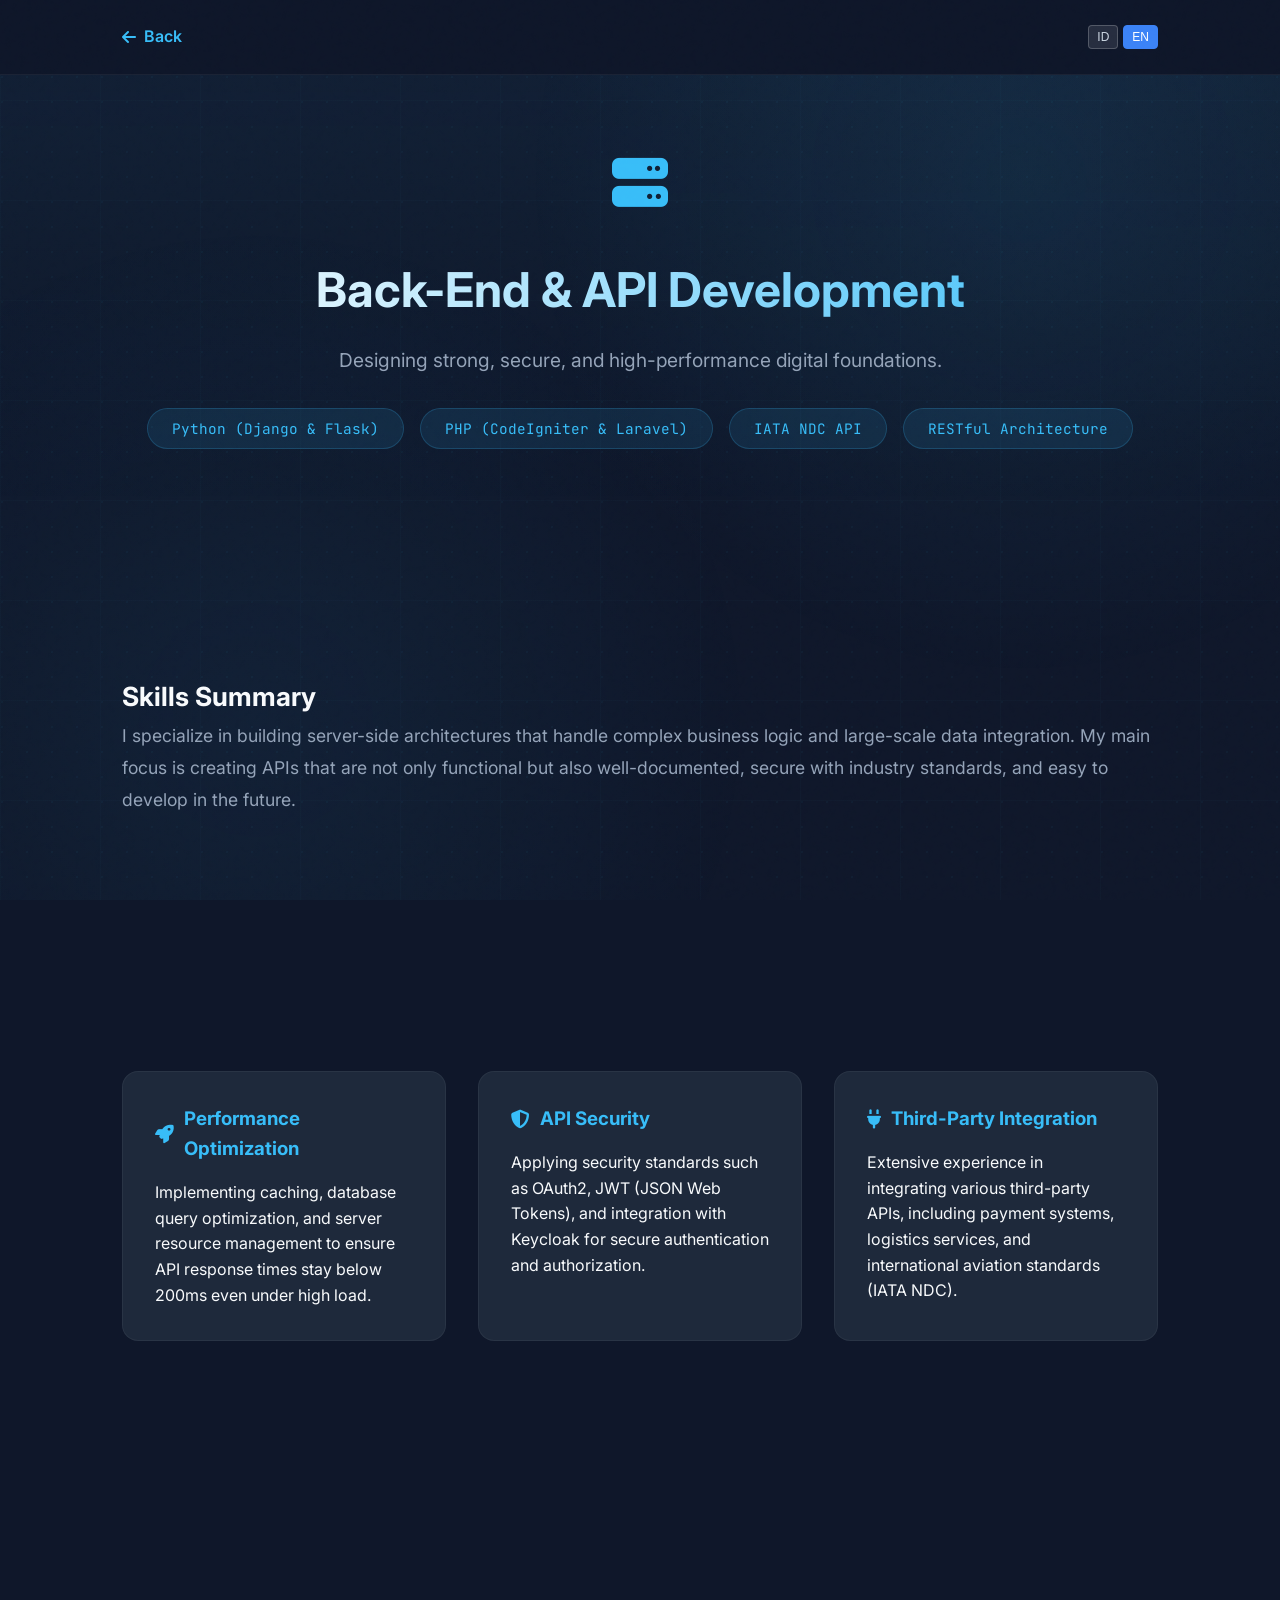
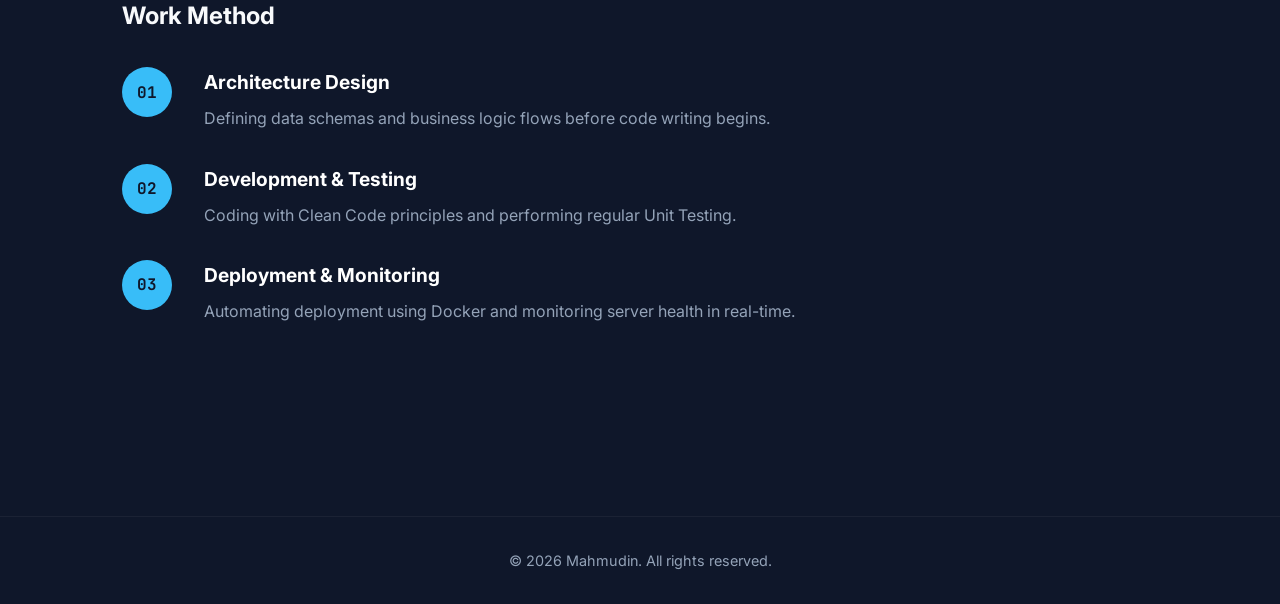
<file: backend-api.html>
<!DOCTYPE html>
<html lang="en">
<head>
    <meta charset="UTF-8">
    <meta name="viewport" content="width=device-width, initial-scale=1.0">
    <title>Detail Keahlian - Back-End & API | Mahmudin</title>
    <link rel="stylesheet" href="style.css">
    <link rel="stylesheet" href="style-detail.css">
    <link href="https://fonts.googleapis.com/css2?family=Inter:wght@300;400;600;700&family=JetBrains+Mono:wght@400;700&display=swap" rel="stylesheet">
    <link rel="stylesheet" href="https://cdnjs.cloudflare.com/ajax/libs/font-awesome/6.4.2/css/all.min.css">
</head>
<body class="detail-page">
    <nav class="nav-detail">
        <div class="container">
            <a href="index.html#keahlian" class="btn-back">
                <i class="fas fa-arrow-left"></i> <span data-i18n="detail_back">Kembali</span>
            </a>
            <div class="lang-switch">
                <button class="lang-btn" onclick="changeLanguage('id')" id="lang-id">ID</button>
                <button class="lang-btn" onclick="changeLanguage('en')" id="lang-en">EN</button>
            </div>
        </div>
    </nav>

    <header class="detail-hero">
        <div class="container">
            <div class="hero-content-detail">
                <div class="icon-box-large">
                    <i class="fas fa-server"></i>
                </div>
                <h1 data-i18n="api_title">Back-End & API Development</h1>
                <p class="subtitle" data-i18n="api_subtitle">Merancang fondasi digital yang kuat, aman, dan berperforma tinggi.</p>
                <div class="tech-tags-large">
                    <span>Python (Django & Flask)</span>
                    <span>PHP (CodeIgniter & Laravel)</span>
                    <span>IATA NDC API</span>
                    <span>RESTful Architecture</span>
                </div>
            </div>
        </div>
    </header>

    <main class="container detail-content">
        <section class="info-section">
            <h2 data-i18n="api_info_title">Ringkasan Keahlian</h2>
            <p data-i18n="api_info_desc">Saya memiliki spesialisasi dalam membangun arsitektur server-side yang menangani logika bisnis kompleks dan integrasi data skala besar. Fokus utama saya adalah menciptakan API yang tidak hanya fungsional, tetapi juga terdokumentasi dengan baik, aman dengan standar industri, dan mudah untuk dikembangkan di masa depan.</p>
        </section>

        <section class="grid-detail">
            <div class="detail-card">
                <h3><i class="fas fa-rocket"></i> <span data-i18n="api_card1_title">Optimasi Kinerja</span></h3>
                <p data-i18n="api_card1_desc">Implementasi caching, optimasi query database, dan manajemen resource server untuk memastikan waktu respon API tetap di bawah 200ms bahkan dalam beban tinggi.</p>
            </div>
            <div class="detail-card">
                <h3><i class="fas fa-shield-alt"></i> <span data-i18n="api_card2_title">Keamanan API</span></h3>
                <p data-i18n="api_card2_desc">Menerapkan standar keamanan seperti OAuth2, JWT (JSON Web Tokens), dan integrasi dengan Keycloak untuk autentikasi dan otorisasi yang aman.</p>
            </div>
            <div class="detail-card">
                <h3><i class="fas fa-plug"></i> <span data-i18n="api_card3_title">Integrasi Pihak Ketiga</span></h3>
                <p data-i18n="api_card3_desc">Pengalaman luas dalam mengintegrasikan berbagai API pihak ketiga, termasuk sistem pembayaran, layanan logistik, dan standar penerbangan internasional (IATA NDC).</p>
            </div>
        </section>

        <section class="implementation-steps">
            <h2 data-i18n="api_workflow_title">Metode Kerja</h2>
            <div class="timeline">
                <div class="step">
                    <div class="step-number">01</div>
                    <div class="step-info">
                        <h4 data-i18n="api_step1_title">Perancangan Arsitektur</h4>
                        <p data-i18n="api_step1_desc">Mendefinisikan skema data dan alur logika bisnis sebelum penulisan kode dimulai.</p>
                    </div>
                </div>
                <div class="step">
                    <div class="step-number">02</div>
                    <div class="step-info">
                        <h4 data-i18n="api_step2_title">Pengembangan & Testing</h4>
                        <p data-i18n="api_step2_desc">Coding dengan prinsip Clean Code dan melakukan Unit Testing secara berkala.</p>
                    </div>
                </div>
                <div class="step">
                    <div class="step-number">03</div>
                    <div class="step-info">
                        <h4 data-i18n="api_step3_title">Deployment & Monitoring</h4>
                        <p data-i18n="api_step3_desc">Otomasi deployment menggunakan Docker dan memantau kesehatan server secara real-time.</p>
                    </div>
                </div>
            </div>
        </section>
    </main>

    <footer>
        <div class="container">
            <p data-i18n="footer_rights">&copy; 2026 Mahmudin. All rights reserved.</p>
        </div>
    </footer>

    <script src="script-detail.js"></script>
</body>
</html>
</file>
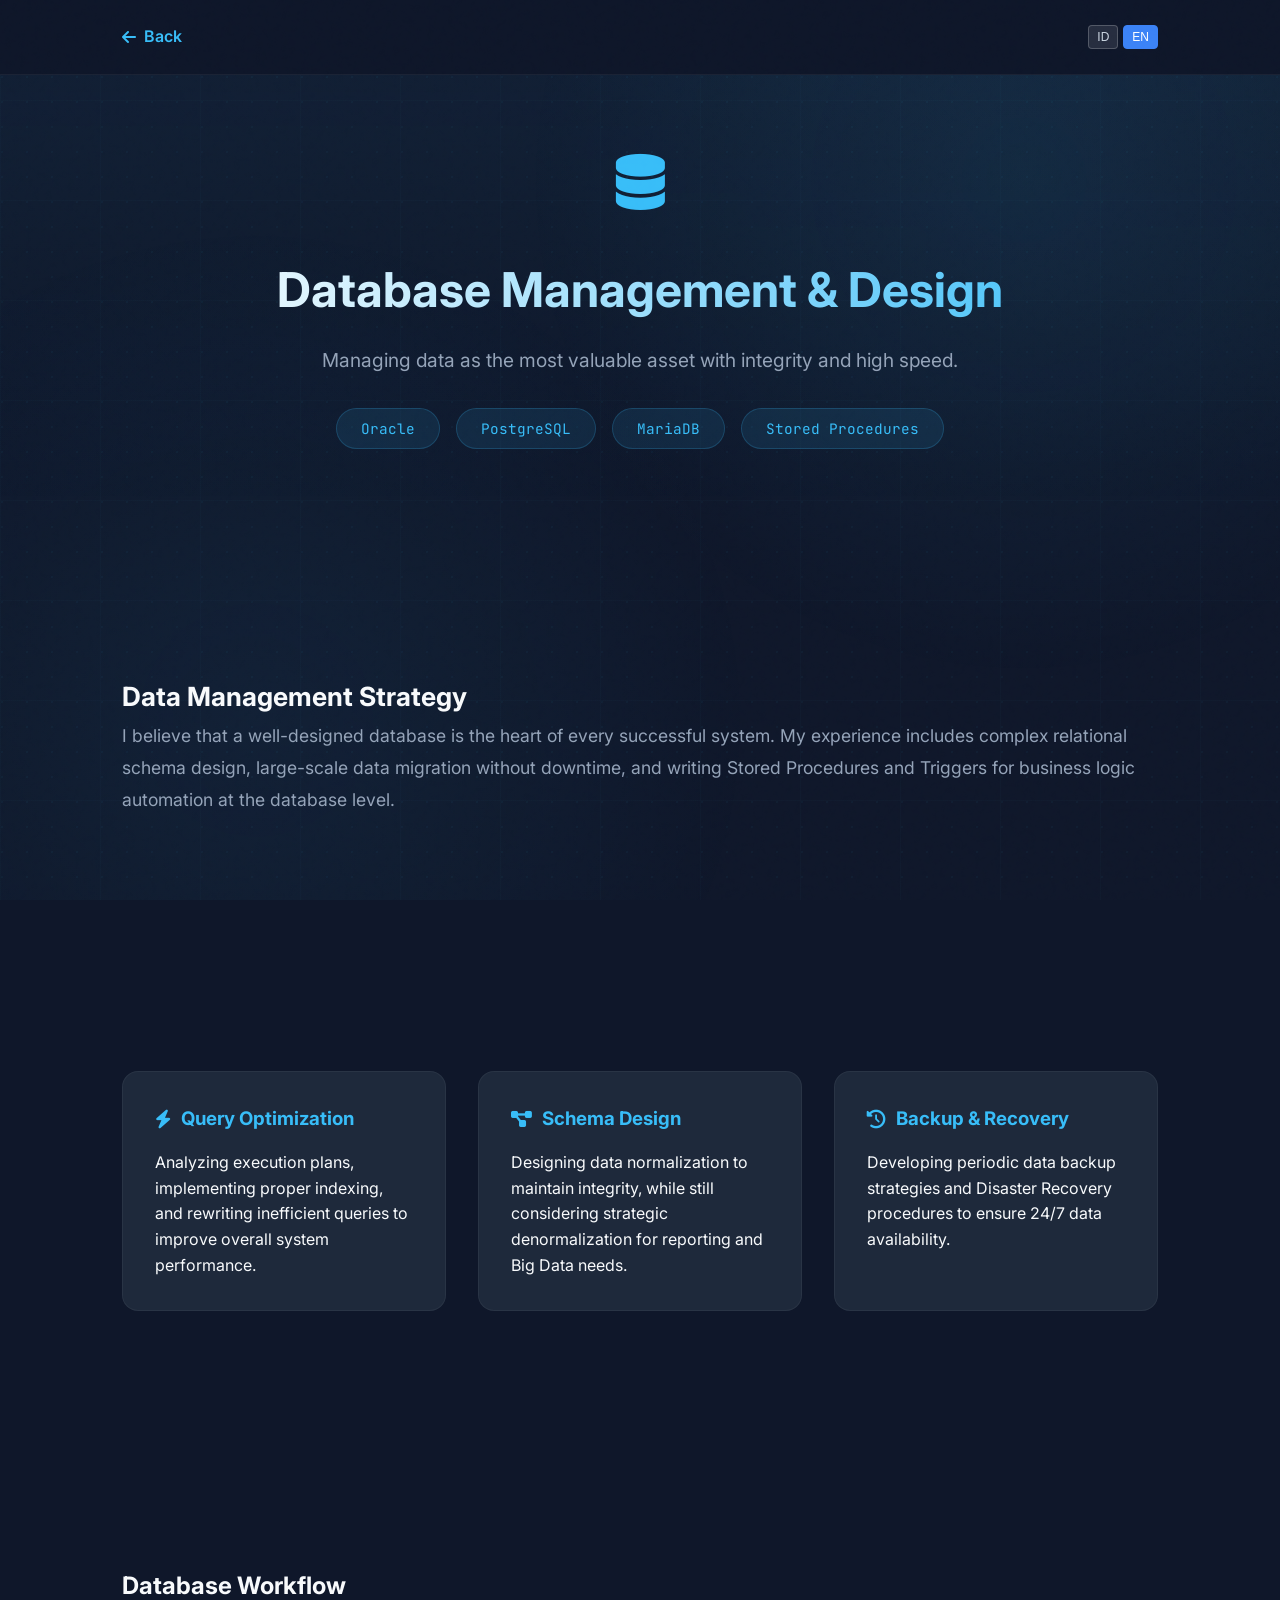
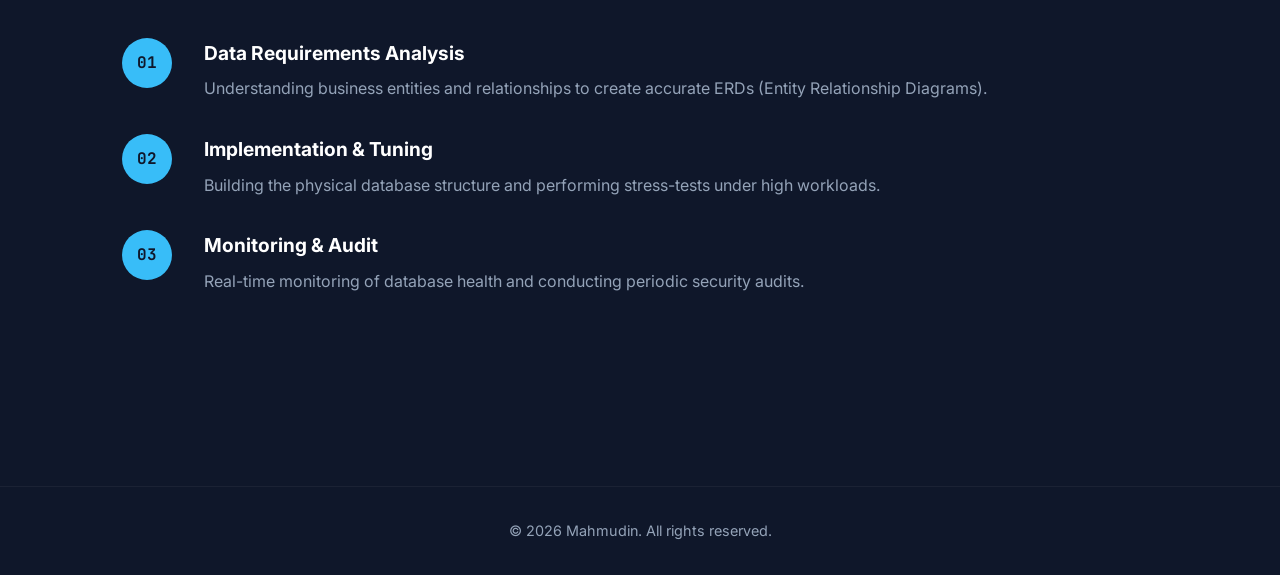
<file: database-management.html>
<!DOCTYPE html>
<html lang="en">
<head>
    <meta charset="UTF-8">
    <meta name="viewport" content="width=device-width, initial-scale=1.0">
    <title>Detail Keahlian - Database Management | Mahmudin</title>
    <link rel="stylesheet" href="style.css">
    <link rel="stylesheet" href="style-detail.css">
    <link href="https://fonts.googleapis.com/css2?family=Inter:wght@300;400;600;700&family=JetBrains+Mono:wght@400;700&display=swap" rel="stylesheet">
    <link rel="stylesheet" href="https://cdnjs.cloudflare.com/ajax/libs/font-awesome/6.4.2/css/all.min.css">
    <style>
        .lang-switch {
            display: flex;
            gap: 5px;
            margin-left: auto;
        }
        .lang-btn {
            background: rgba(255, 255, 255, 0.1);
            border: 1px solid rgba(255, 255, 255, 0.2);
            color: #cbd5e1;
            cursor: pointer;
            padding: 4px 8px;
            border-radius: 4px;
            font-size: 0.75rem;
            transition: all 0.3s ease;
        }
        .lang-btn.active {
            background: #3b82f6;
            color: white;
            border-color: #3b82f6;
        }
        .nav-detail .container {
            display: flex;
            align-items: center;
        }
        @media (max-width: 768px) {
            .grid-detail {
                display: grid;
                grid-template-columns: 1fr !important;
            }
            .detail-hero h1 {
                font-size: 2rem;
            }
            .step {
                flex-direction: column;
                text-align: center;
            }
            .step-number {
                margin: 0 auto 1rem;
            }
        }
    </style>
</head>
<body class="detail-page">
    <nav class="nav-detail">
        <div class="container">
            <a href="index.html#keahlian" class="btn-back">
                <i class="fas fa-arrow-left"></i> <span data-i18n="detail_back">Kembali</span>
            </a>
            <div class="lang-switch">
                <button class="lang-btn" onclick="changeLanguage('id')" id="lang-id">ID</button>
                <button class="lang-btn" onclick="changeLanguage('en')" id="lang-en">EN</button>
            </div>
        </div>
    </nav>

    <header class="detail-hero">
        <div class="container">
            <div class="hero-content-detail">
                <div class="icon-box-large">
                    <i class="fas fa-database"></i>
                </div>
                <h1 data-i18n="db_title">Database Management & Design</h1>
                <p class="subtitle" data-i18n="db_subtitle">Mengelola data sebagai aset paling berharga dengan integritas dan kecepatan tinggi.</p>
                <div class="tech-tags-large">
                    <span>Oracle</span>
                    <span>PostgreSQL</span>
                    <span>MariaDB</span>
                    <span>Stored Procedures</span>
                </div>
            </div>
        </div>
    </header>

    <main class="container detail-content">
        <section class="info-section">
            <h2 data-i18n="db_info_title">Strategi Pengelolaan Data</h2>
            <p data-i18n="db_info_desc">Saya percaya bahwa database yang dirancang dengan baik adalah jantung dari setiap sistem yang sukses. Pengalaman saya mencakup desain skema relasional yang kompleks, migrasi data skala besar tanpa downtime, serta penulisan prosedur tersimpan (Stored Procedures) dan pemicu (Triggers) untuk otomasi logika bisnis di level database.</p>
        </section>

        <section class="grid-detail">
            <div class="detail-card">
                <h3><i class="fas fa-bolt"></i> <span data-i18n="db_card1_title">Query Optimization</span></h3>
                <p data-i18n="db_card1_desc">Menganalisis execution plan, mengimplementasikan indexing yang tepat, dan menulis ulang query yang tidak efisien untuk meningkatkan performa sistem secara keseluruhan.</p>
            </div>
            <div class="detail-card">
                <h3><i class="fas fa-project-diagram"></i> <span data-i18n="db_card2_title">Schema Design</span></h3>
                <p data-i18n="db_card2_desc">Merancang normalisasi data untuk menjaga integritas, namun tetap mempertimbangkan denormalisasi strategis untuk kebutuhan reporting dan Big Data.</p>
            </div>
            <div class="detail-card">
                <h3><i class="fas fa-history"></i> <span data-i18n="db_card3_title">Backup & Recovery</span></h3>
                <p data-i18n="db_card3_desc">Menyusun strategi pencadangan data berkala dan prosedur pemulihan bencana (Disaster Recovery) untuk memastikan ketersediaan data 24/7.</p>
            </div>
        </section>

        <section class="implementation-steps">
            <h2 data-i18n="db_workflow_title">Alur Kerja Database</h2>
            <div class="timeline">
                <div class="step">
                    <div class="step-number">01</div>
                    <div class="step-info">
                        <h4 data-i18n="db_step1_title">Analisis Kebutuhan Data</h4>
                        <p data-i18n="db_step1_desc">Memahami entitas dan relasi bisnis untuk menciptakan ERD (Entity Relationship Diagram) yang akurat.</p>
                    </div>
                </div>
                <div class="step">
                    <div class="step-number">02</div>
                    <div class="step-info">
                        <h4 data-i18n="db_step2_title">Implementasi & Tuning</h4>
                        <p data-i18n="db_step2_desc">Membangun struktur fisik database dan melakukan stress-test pada beban kerja tinggi.</p>
                    </div>
                </div>
                <div class="step">
                    <div class="step-number">03</div>
                    <div class="step-info">
                        <h4 data-i18n="db_step3_title">Monitoring & Audit</h4>
                        <p data-i18n="db_step3_desc">Memantau kesehatan database secara real-time dan melakukan audit keamanan berkala.</p>
                    </div>
                </div>
            </div>
        </section>
    </main>

    <footer>
        <div class="container">
            <p data-i18n="footer_rights">&copy; 2026 Mahmudin. All rights reserved.</p>
        </div>
    </footer>

    <script src="script-detail.js"></script>
</body>
</html>
</file>
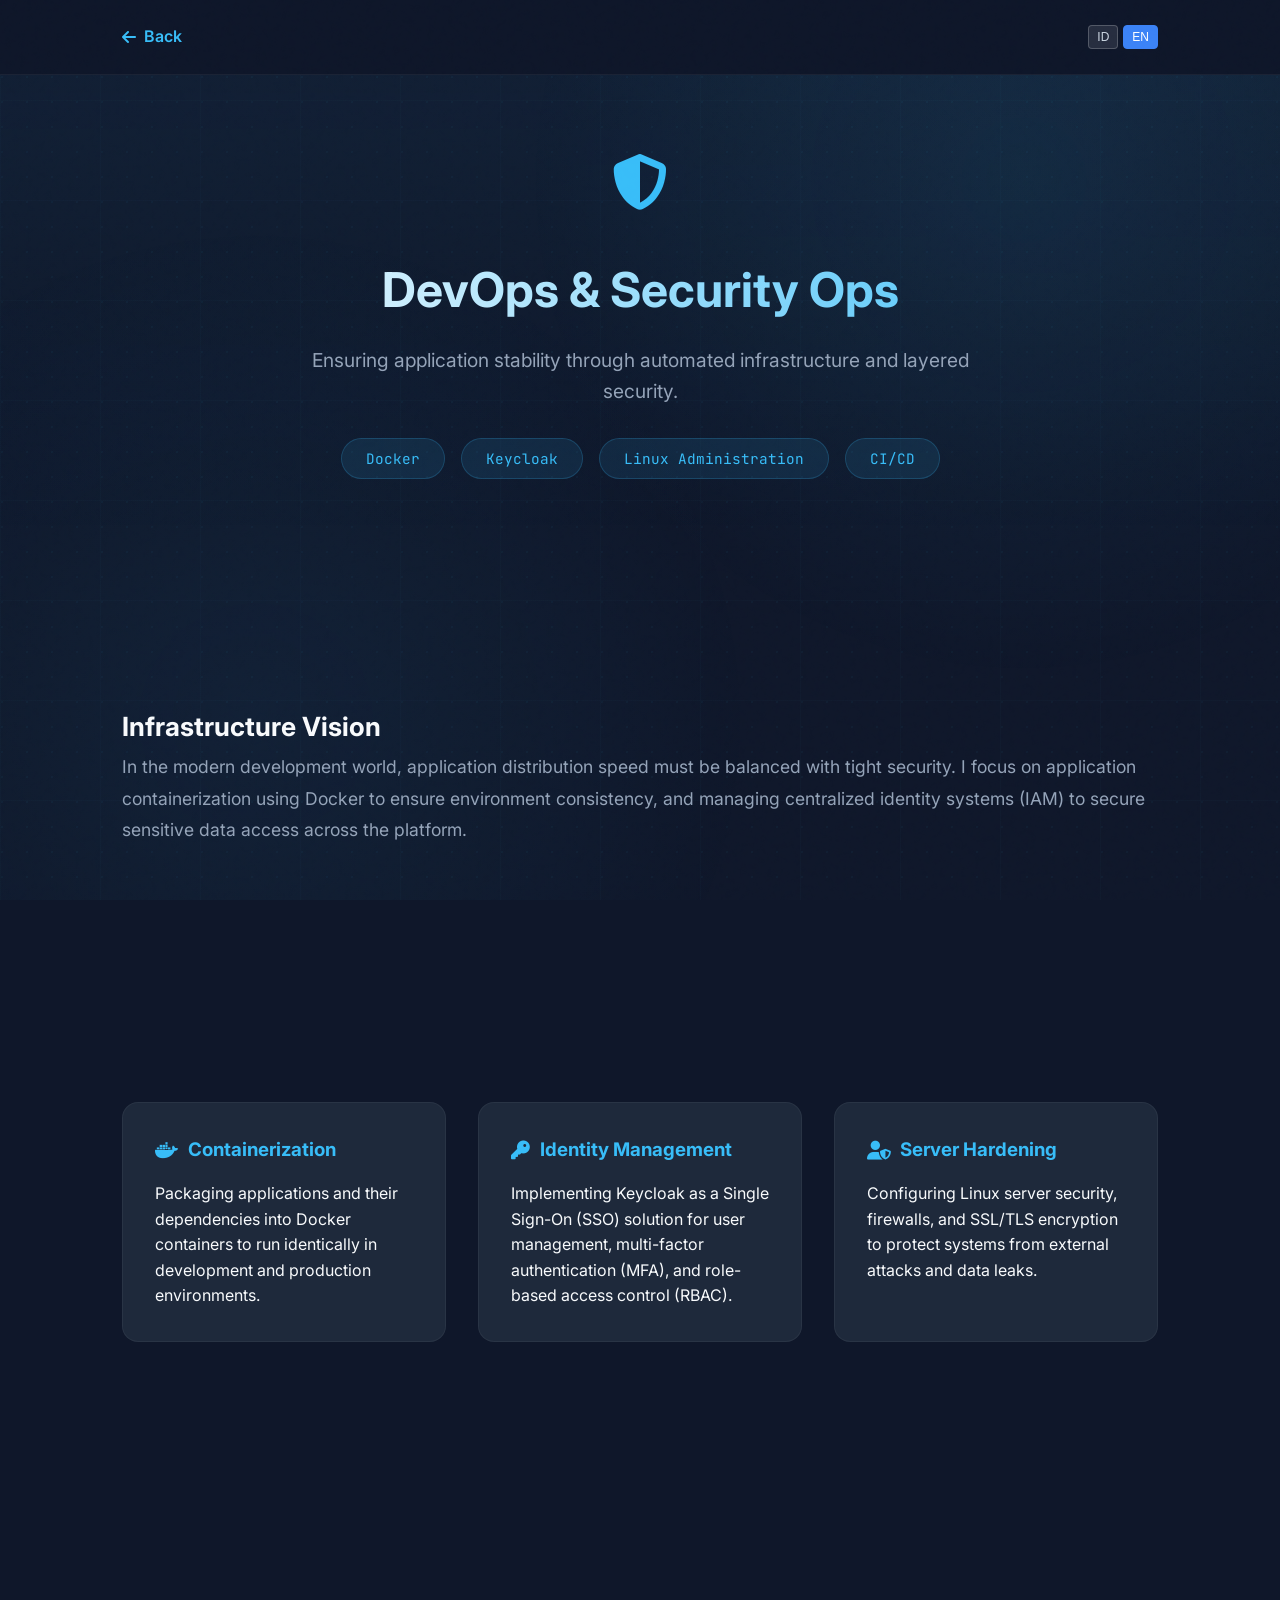
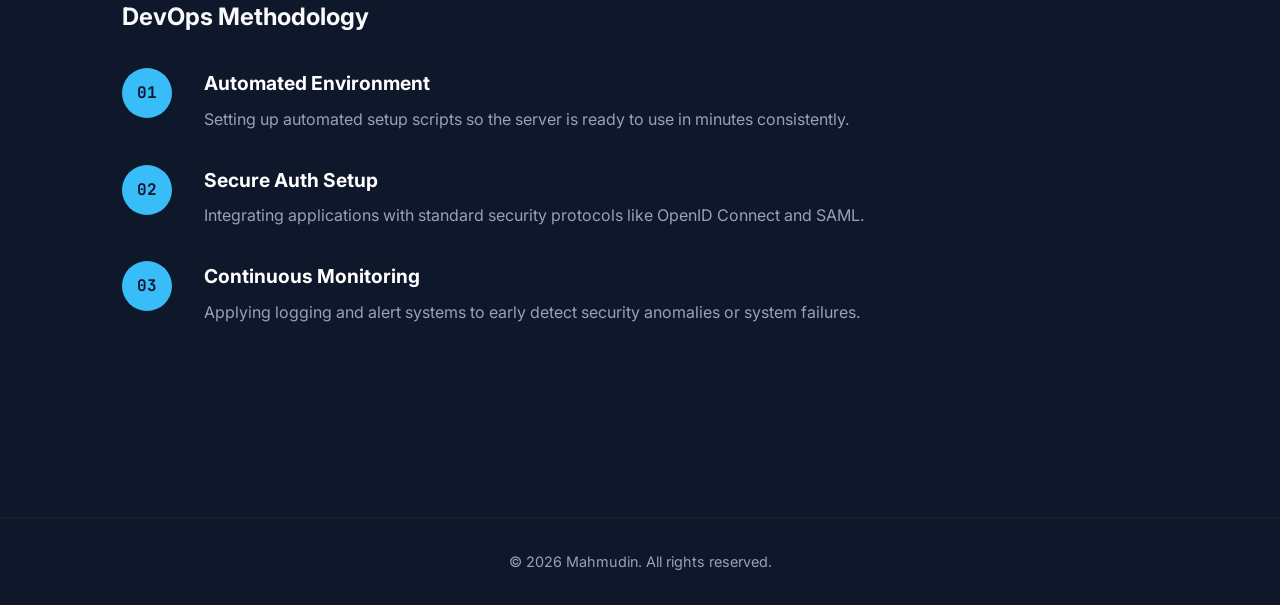
<file: devops-security.html>
<!DOCTYPE html>
<html lang="en">
<head>
    <meta charset="UTF-8">
    <meta name="viewport" content="width=device-width, initial-scale=1.0">
    <title>Detail Keahlian - DevOps & Keamanan | Mahmudin</title>
    <link rel="stylesheet" href="style.css">
    <link rel="stylesheet" href="style-detail.css">
    <link href="https://fonts.googleapis.com/css2?family=Inter:wght@300;400;600;700&family=JetBrains+Mono:wght@400;700&display=swap" rel="stylesheet">
    <link rel="stylesheet" href="https://cdnjs.cloudflare.com/ajax/libs/font-awesome/6.4.2/css/all.min.css">
    <style>
        .lang-switch {
            display: flex;
            gap: 5px;
            margin-left: auto;
        }
        .lang-btn {
            background: rgba(255, 255, 255, 0.1);
            border: 1px solid rgba(255, 255, 255, 0.2);
            color: #cbd5e1;
            cursor: pointer;
            padding: 4px 8px;
            border-radius: 4px;
            font-size: 0.75rem;
            transition: all 0.3s ease;
        }
        .lang-btn.active {
            background: #3b82f6;
            color: white;
            border-color: #3b82f6;
        }
        .nav-detail .container {
            display: flex;
            align-items: center;
        }
        @media (max-width: 768px) {
            .grid-detail {
                display: grid;
                grid-template-columns: 1fr !important;
            }
            .detail-hero h1 {
                font-size: 2rem;
            }
            .step {
                flex-direction: column;
                text-align: center;
            }
            .step-number {
                margin: 0 auto 1rem;
            }
        }
    </style>
</head>
<body class="detail-page">
    <nav class="nav-detail">
        <div class="container">
            <a href="index.html#keahlian" class="btn-back">
                <i class="fas fa-arrow-left"></i> <span data-i18n="detail_back">Kembali</span>
            </a>
            <div class="lang-switch">
                <button class="lang-btn" onclick="changeLanguage('id')" id="lang-id">ID</button>
                <button class="lang-btn" onclick="changeLanguage('en')" id="lang-en">EN</button>
            </div>
        </div>
    </nav>

    <header class="detail-hero">
        <div class="container">
            <div class="hero-content-detail">
                <div class="icon-box-large">
                    <i class="fas fa-shield-halved"></i>
                </div>
                <h1 data-i18n="devops_title">DevOps & Security Ops</h1>
                <p class="subtitle" data-i18n="devops_subtitle">Menjamin stabilitas aplikasi melalui infrastruktur otomatis dan keamanan berlapis.</p>
                <div class="tech-tags-large">
                    <span>Docker</span>
                    <span>Keycloak</span>
                    <span>Linux Administration</span>
                    <span>CI/CD</span>
                </div>
            </div>
        </div>
    </header>

    <main class="container detail-content">
        <section class="info-section">
            <h2 data-i18n="devops_info_title">Visi Infrastruktur</h2>
            <p data-i18n="devops_info_desc">Dalam dunia pengembangan modern, kecepatan distribusi aplikasi harus diimbangi dengan keamanan yang ketat. Saya fokus pada kontainerisasi aplikasi menggunakan Docker untuk memastikan konsistensi lingkungan, serta mengelola sistem identitas terpusat (IAM) untuk mengamankan akses data sensitif di seluruh platform.</p>
        </section>

        <section class="grid-detail">
            <div class="detail-card">
                <h3><i class="fab fa-docker"></i> <span data-i18n="devops_card1_title">Kontainerisasi</span></h3>
                <p data-i18n="devops_card1_desc">Mengemas aplikasi dan dependensinya ke dalam container Docker agar dapat berjalan dengan identik di lingkungan pengembangan maupun produksi.</p>
            </div>
            <div class="detail-card">
                <h3><i class="fas fa-key"></i> <span data-i18n="devops_card2_title">Identity Management</span></h3>
                <p data-i18n="devops_card2_desc">Implementasi Keycloak sebagai solusi Single Sign-On (SSO) untuk manajemen pengguna, autentikasi multifaktor (MFA), dan otorisasi berbasis peran (RBAC).</p>
            </div>
            <div class="detail-card">
                <h3><i class="fas fa-user-shield"></i> <span data-i18n="devops_card3_title">Server Hardening</span></h3>
                <p data-i18n="devops_card3_desc">Konfigurasi keamanan server Linux, firewall, dan enkripsi SSL/TLS untuk melindungi sistem dari serangan eksternal dan kebocoran data.</p>
            </div>
        </section>

        <section class="implementation-steps">
            <h2 data-i18n="devops_workflow_title">Metodologi DevOps</h2>
            <div class="timeline">
                <div class="step">
                    <div class="step-number">01</div>
                    <div class="step-info">
                        <h4 data-i18n="devops_step1_title">Automated Environment</h4>
                        <p data-i18n="devops_step1_desc">Mengatur script setup otomatis agar server siap digunakan dalam hitungan menit secara konsisten.</p>
                    </div>
                </div>
                <div class="step">
                    <div class="step-number">02</div>
                    <div class="step-info">
                        <h4 data-i18n="devops_step2_title">Secure Auth Setup</h4>
                        <p data-i18n="devops_step2_desc">Mengintegrasikan aplikasi dengan protokol keamanan standar seperti OpenID Connect dan SAML.</p>
                    </div>
                </div>
                <div class="step">
                    <div class="step-number">03</div>
                    <div class="step-info">
                        <h4 data-i18n="devops_step3_title">Continuous Monitoring</h4>
                        <p data-i18n="devops_step3_desc">Menerapkan sistem logging dan alert untuk mendeteksi anomali keamanan atau kegagalan sistem secara dini.</p>
                    </div>
                </div>
            </div>
        </section>
    </main>

    <footer>
        <div class="container">
            <p data-i18n="footer_rights">&copy; 2026 Mahmudin. All rights reserved.</p>
        </div>
    </footer>

    <script src="script-detail.js"></script>
</body>
</html>
</file>
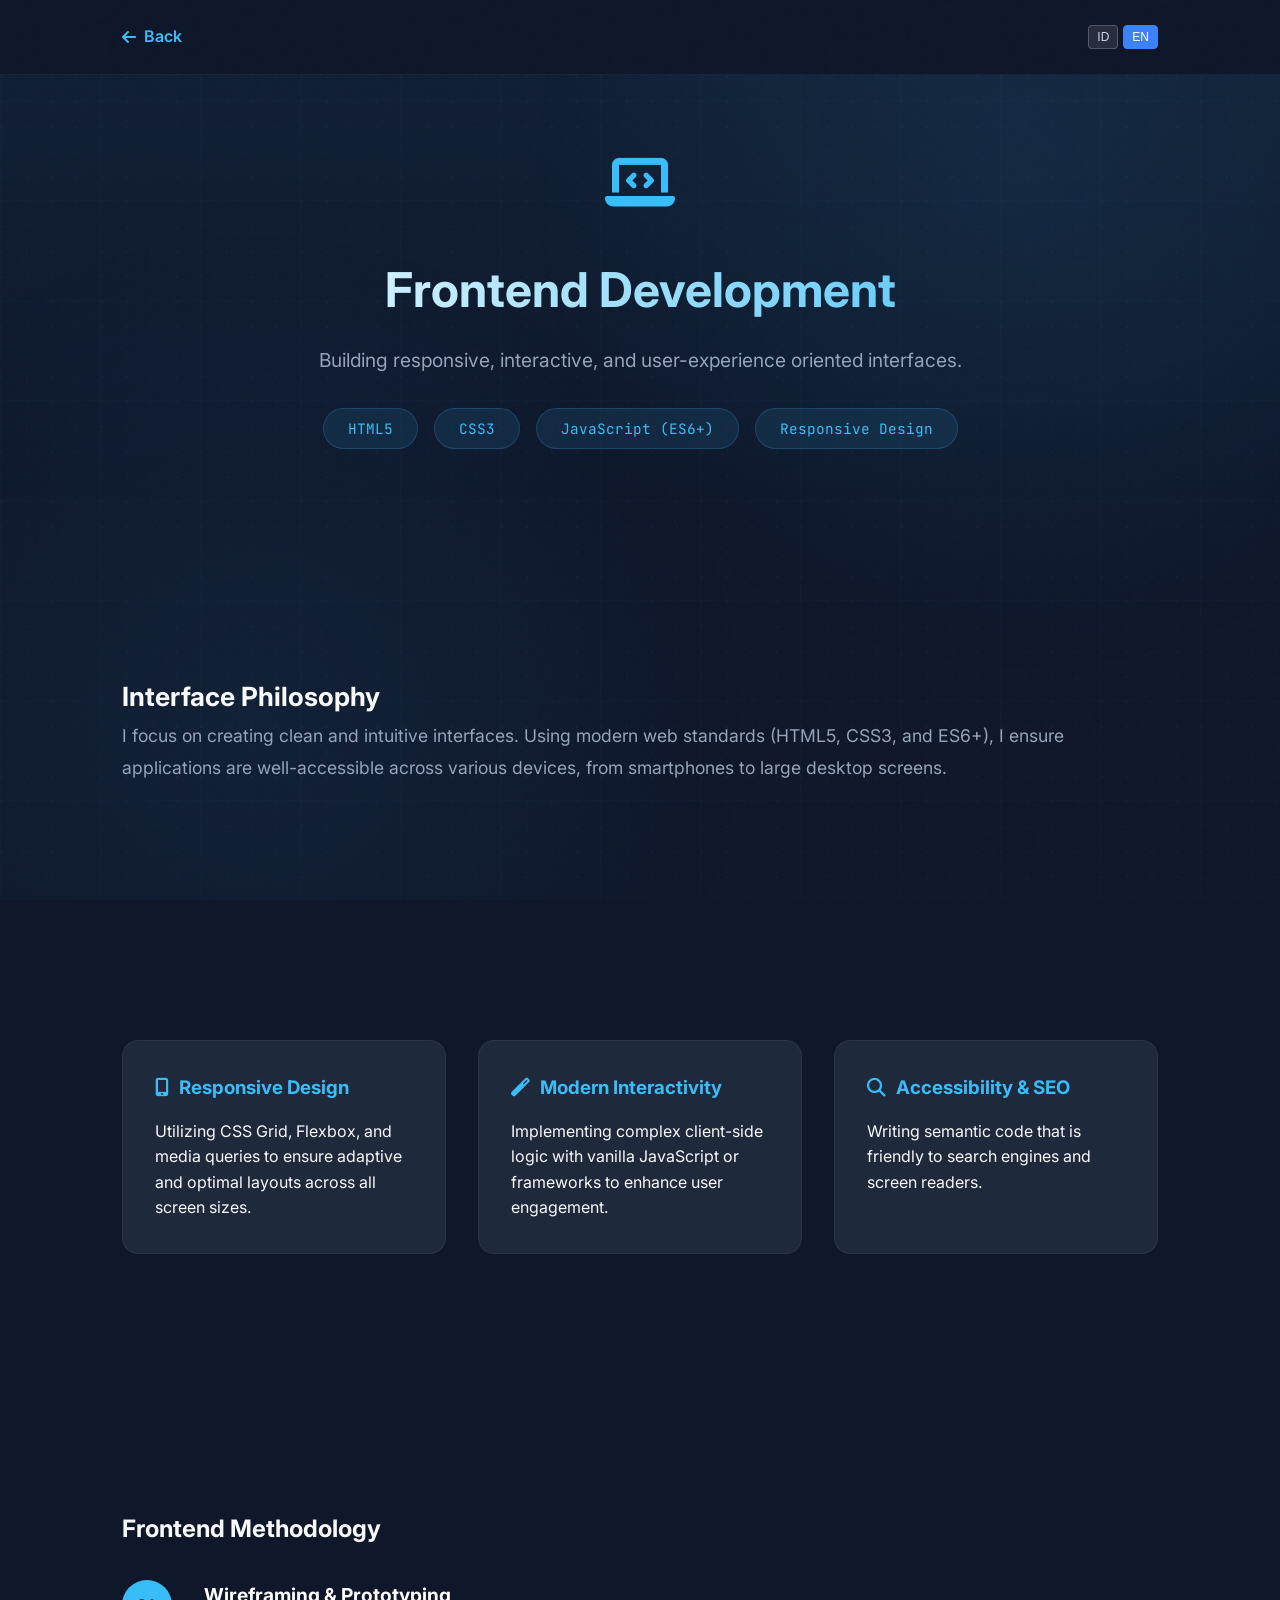
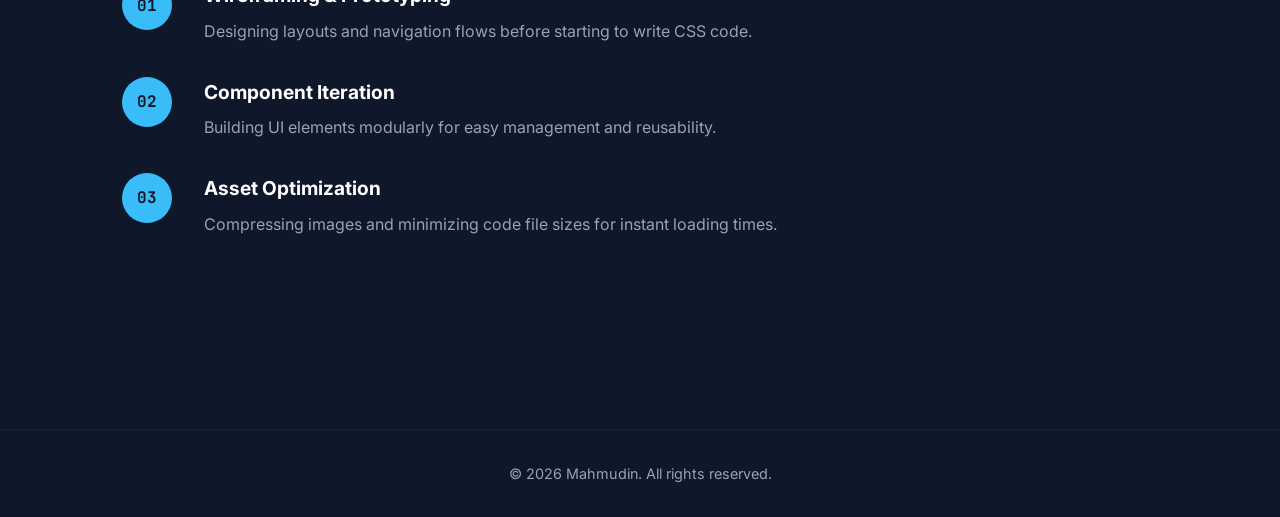
<file: frontend-development.html>
<!DOCTYPE html>
<html lang="en">
<head>
    <meta charset="UTF-8">
    <meta name="viewport" content="width=device-width, initial-scale=1.0">
    <title>Detail Keahlian - Frontend Development | Mahmudin</title>
    <link rel="stylesheet" href="style.css">
    <link rel="stylesheet" href="style-detail.css">
    <link href="https://fonts.googleapis.com/css2?family=Inter:wght@300;400;600;700&family=JetBrains+Mono:wght@400;700&display=swap" rel="stylesheet">
    <link rel="stylesheet" href="https://cdnjs.cloudflare.com/ajax/libs/font-awesome/6.4.2/css/all.min.css">
    <style>
        .lang-switch {
            display: flex;
            gap: 5px;
            margin-left: auto;
        }
        .lang-btn {
            background: rgba(255, 255, 255, 0.1);
            border: 1px solid rgba(255, 255, 255, 0.2);
            color: #cbd5e1;
            cursor: pointer;
            padding: 4px 8px;
            border-radius: 4px;
            font-size: 0.75rem;
            transition: all 0.3s ease;
        }
        .lang-btn.active {
            background: #3b82f6;
            color: white;
            border-color: #3b82f6;
        }
        .nav-detail .container {
            display: flex;
            align-items: center;
        }
        @media (max-width: 768px) {
            .grid-detail {
                display: grid;
                grid-template-columns: 1fr !important;
            }
            .detail-hero h1 {
                font-size: 2rem;
            }
            .step {
                flex-direction: column;
                text-align: center;
            }
            .step-number {
                margin: 0 auto 1rem;
            }
        }
    </style>
</head>
<body class="detail-page">
    <nav class="nav-detail">
        <div class="container">
            <a href="index.html#keahlian" class="btn-back">
                <i class="fas fa-arrow-left"></i> <span data-i18n="detail_back">Kembali</span>
            </a>
            <div class="lang-switch">
                <button class="lang-btn" onclick="changeLanguage('id')" id="lang-id">ID</button>
                <button class="lang-btn" onclick="changeLanguage('en')" id="lang-en">EN</button>
            </div>
        </div>
    </nav>

    <header class="detail-hero">
        <div class="container">
            <div class="hero-content-detail">
                <div class="icon-box-large">
                    <i class="fas fa-laptop-code"></i>
                </div>
                <h1 data-i18n="frontend_title">Frontend Development</h1>
                <p class="subtitle" data-i18n="frontend_subtitle">Membangun antarmuka pengguna yang responsif, interaktif, dan berorientasi pada pengalaman pengguna.</p>
                <div class="tech-tags-large">
                    <span>HTML5</span>
                    <span>CSS3</span>
                    <span>JavaScript (ES6+)</span>
                    <span>Responsive Design</span>
                </div>
            </div>
        </div>
    </header>

    <main class="container detail-content">
        <section class="info-section">
            <h2 data-i18n="frontend_info_title">Filosofi Antarmuka</h2>
            <p data-i18n="frontend_info_desc">Saya berfokus pada pembuatan antarmuka yang bersih dan intuitif. Menggunakan standar web modern (HTML5, CSS3, dan ES6+), saya memastikan aplikasi dapat diakses dengan baik di berbagai perangkat, mulai dari ponsel cerdas hingga desktop layar lebar.</p>
        </section>

        <section class="grid-detail">
            <div class="detail-card">
                <h3><i class="fas fa-mobile-alt"></i> <span data-i18n="frontend_card1_title">Responsive Design</span></h3>
                <p data-i18n="frontend_card1_desc">Menggunakan CSS Grid, Flexbox, dan media queries untuk memastikan tata letak yang adaptif dan optimal di semua ukuran layar.</p>
            </div>
            <div class="detail-card">
                <h3><i class="fas fa-magic"></i> <span data-i18n="frontend_card2_title">Interaktivitas Modern</span></h3>
                <p data-i18n="frontend_card2_desc">Mengimplementasikan logika sisi klien yang kompleks dengan JavaScript murni atau framework untuk meningkatkan keterlibatan pengguna.</p>
            </div>
            <div class="detail-card">
                <h3><i class="fas fa-search"></i> <span data-i18n="frontend_card3_title">Aksesibilitas & SEO</span></h3>
                <p data-i18n="frontend_card3_desc">Menulis kode semantik yang ramah terhadap mesin pencari dan perangkat pembaca layar (screen readers).</p>
            </div>
        </section>

        <section class="implementation-steps">
            <h2 data-i18n="frontend_workflow_title">Metodologi Frontend</h2>
            <div class="timeline">
                <div class="step">
                    <div class="step-number">01</div>
                    <div class="step-info">
                        <h4 data-i18n="frontend_step1_title">Wireframing & Prototyping</h4>
                        <p data-i18n="frontend_step1_desc">Merancang tata letak dan alur navigasi sebelum mulai menulis kode CSS.</p>
                    </div>
                </div>
                <div class="step">
                    <div class="step-number">02</div>
                    <div class="step-info">
                        <h4 data-i18n="frontend_step2_title">Iterasi Komponen</h4>
                        <p data-i18n="frontend_step2_desc">Membangun elemen UI secara modular agar mudah dikelola dan digunakan kembali.</p>
                    </div>
                </div>
                <div class="step">
                    <div class="step-number">03</div>
                    <div class="step-info">
                        <h4 data-i18n="frontend_step3_title">Optimasi Aset</h4>
                        <p data-i18n="frontend_step3_desc">Mengompresi gambar dan meminimalkan ukuran file kode untuk waktu muat yang instan.</p>
                    </div>
                </div>
            </div>
        </section>
    </main>

    <footer>
        <div class="container">
            <p data-i18n="footer_rights">&copy; 2026 Mahmudin. All rights reserved.</p>
        </div>
    </footer>

    <script src="script-detail.js"></script>
</body>
</html>
</file>
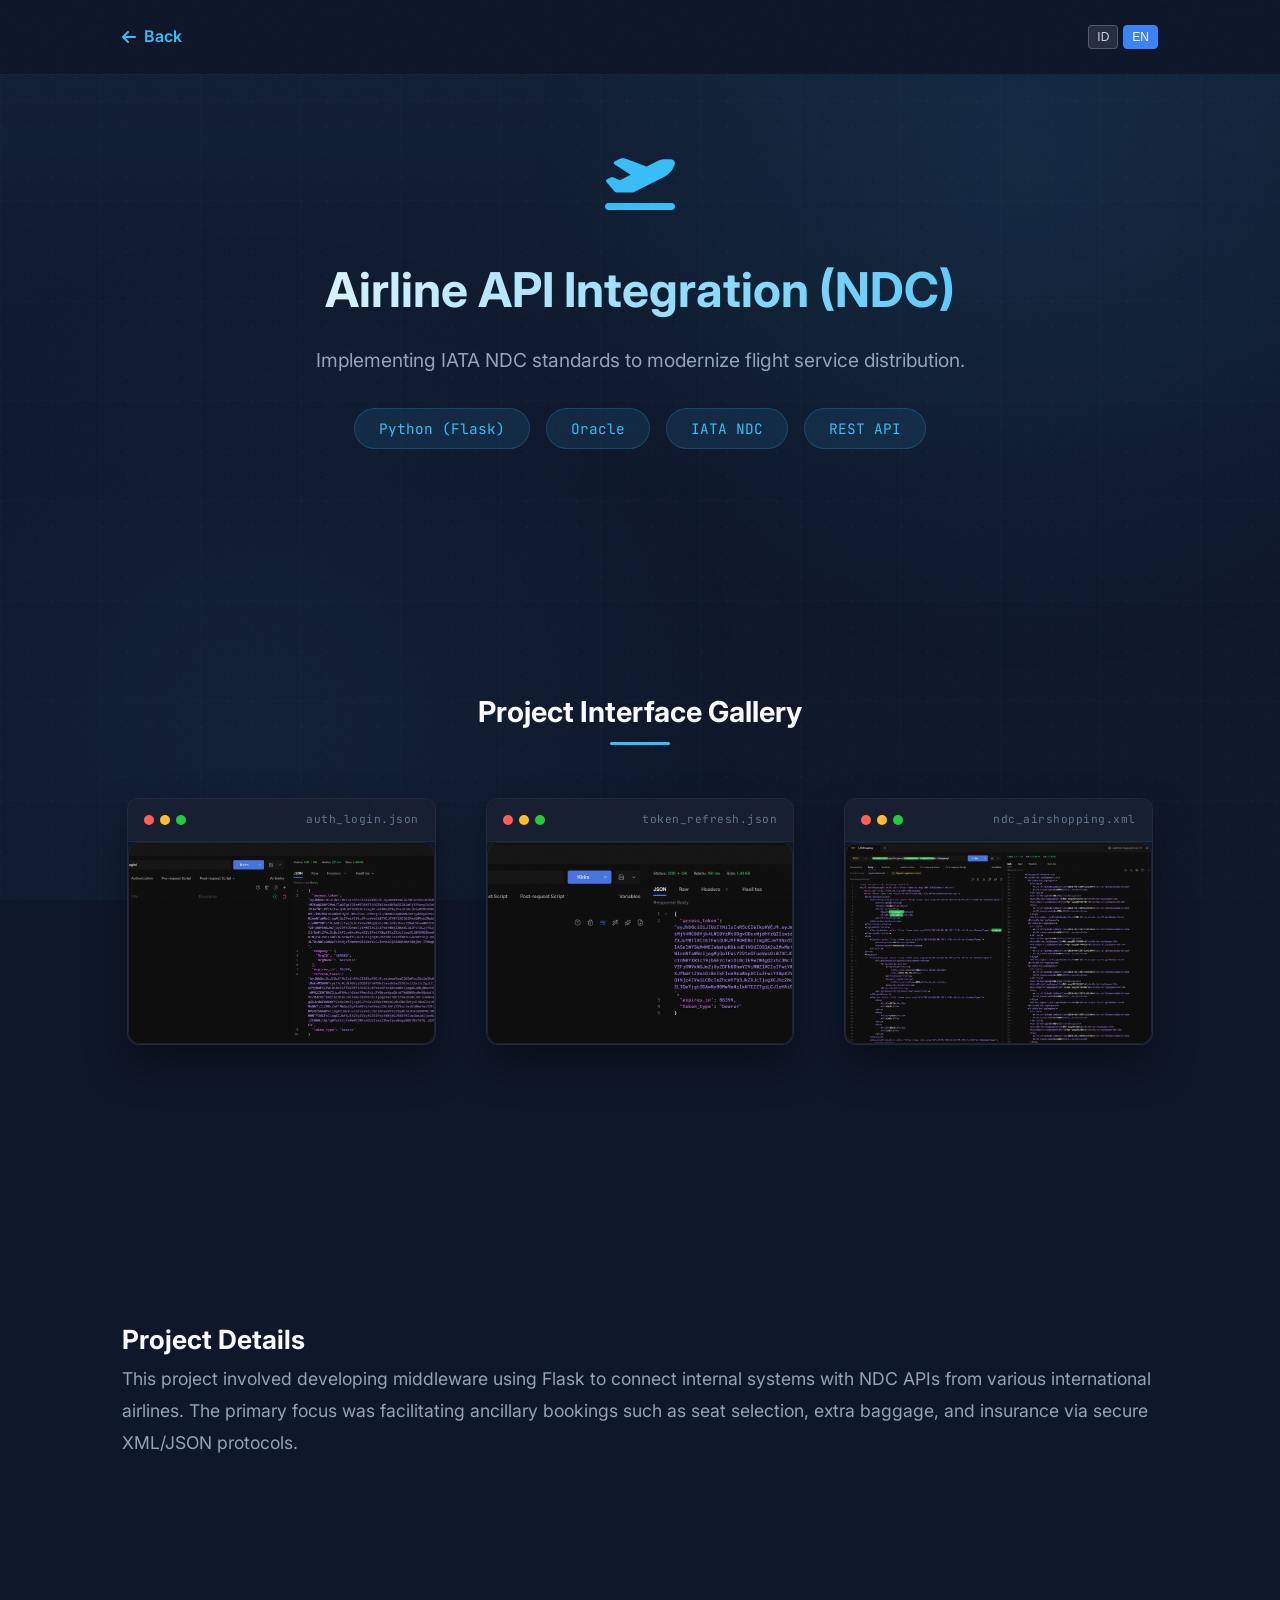
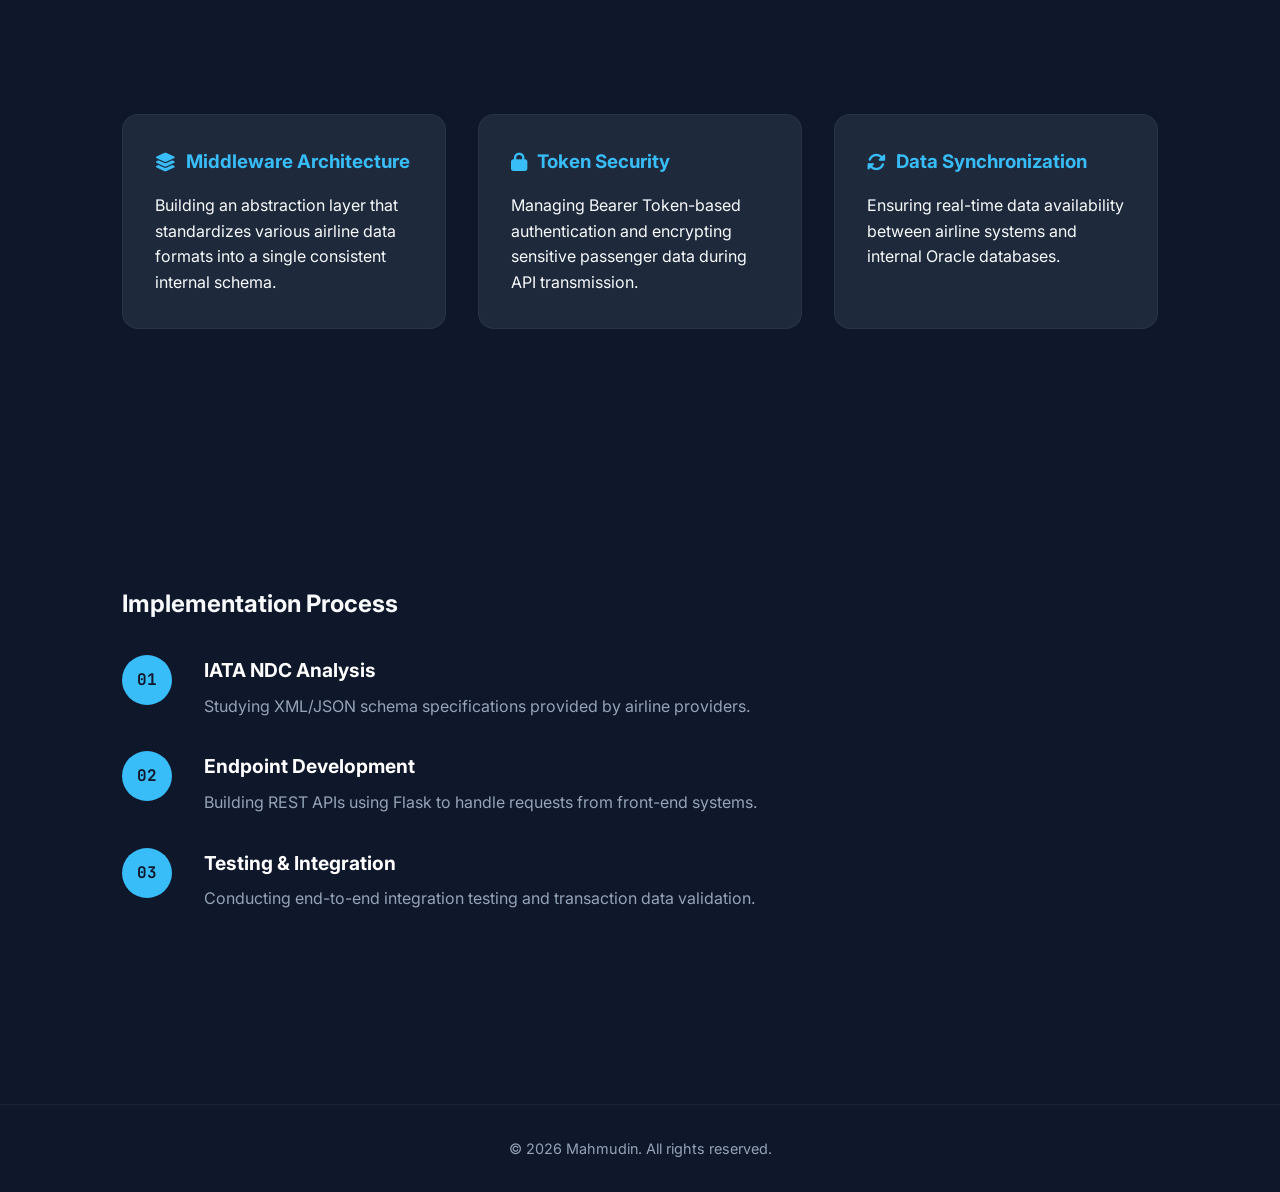
<file: project-airline-api.html>
<!DOCTYPE html>
<html lang="en">
<head>
    <meta charset="UTF-8">
    <meta name="viewport" content="width=device-width, initial-scale=1.0">
    <title>Detail Proyek - Airline API Integration | Mahmudin</title>
    <link rel="stylesheet" href="style.css">
    <link rel="stylesheet" href="style-detail.css">
    <link href="https://fonts.googleapis.com/css2?family=Inter:wght@300;400;600;700&family=JetBrains+Mono:wght@400;700&display=swap" rel="stylesheet">
    <link rel="stylesheet" href="https://cdnjs.cloudflare.com/ajax/libs/font-awesome/6.4.2/css/all.min.css">
    <style>
        .lang-switch {
            display: flex;
            gap: 5px;
            margin-left: auto;
        }
        .lang-btn {
            background: rgba(255, 255, 255, 0.1);
            border: 1px solid rgba(255, 255, 255, 0.2);
            color: #cbd5e1;
            cursor: pointer;
            padding: 4px 8px;
            border-radius: 4px;
            font-size: 0.75rem;
            transition: all 0.3s ease;
        }
        .lang-btn.active {
            background: #3b82f6;
            color: white;
            border-color: #3b82f6;
        }
        .nav-detail .container {
            display: flex;
            align-items: center;
        }

        /* Advanced Gallery Styling */
        .gallery-grid {
            display: grid;
            grid-template-columns: repeat(3, 1fr);
            gap: 2.5rem;
            perspective: 1500px; /* Memberikan efek kedalaman 3D */
            margin-top: 3rem;
        }
        .monitor-display {
            background: #0f172a;
            border-radius: 12px;
            overflow: hidden;
            border: 1px solid rgba(255, 255, 255, 0.08);
            box-shadow: 0 20px 40px rgba(0, 0, 0, 0.4);
            transition: all 0.6s cubic-bezier(0.16, 1, 0.3, 1);
            transform-style: preserve-3d;
            position: relative;
        }
        .monitor-display:hover {
            transform: translateY(-15px) rotateX(5deg) rotateY(-3deg);
            box-shadow: 0 30px 60px rgba(0, 0, 0, 0.6), 0 0 30px rgba(59, 130, 246, 0.2);
            border-color: rgba(59, 130, 246, 0.5);
        }
        .window-header {
            display: flex;
            align-items: center;
            padding: 12px 16px;
            background: rgba(255, 255, 255, 0.03);
            border-bottom: 1px solid rgba(255, 255, 255, 0.05);
        }
        .window-dots {
            display: flex;
            gap: 6px;
        }
        .dot {
            width: 10px;
            height: 10px;
            border-radius: 50%;
        }
        .dot.red { background: #ff5f56; }
        .dot.yellow { background: #ffbd2e; }
        .dot.green { background: #27c93f; }
        .window-title {
            margin-left: auto;
            font-family: 'JetBrains Mono', monospace;
            font-size: 0.7rem;
            color: #64748b;
            letter-spacing: 0.5px;
        }
        .monitor-display img {
            display: block;
            width: 100%;
            height: auto;
            filter: brightness(0.9);
            transition: filter 0.3s ease;
            height:202px;
        }
        .monitor-display:hover img {
            filter: brightness(1.1);
        }

        @media (max-width: 1100px) {
            .gallery-grid { grid-template-columns: repeat(2, 1fr); }
        }
        @media (max-width: 768px) {
            .gallery-grid { grid-template-columns: 1fr; }
        }
    </style>
</head>
<body class="detail-page">
    <nav class="nav-detail">
        <div class="container">
            <a href="index.html#proyek" class="btn-back">
                <i class="fas fa-arrow-left"></i> <span data-i18n="detail_back">Kembali</span>
            </a>
            <div class="lang-switch">
                <button class="lang-btn" onclick="changeLanguage('id')" id="lang-id">ID</button>
                <button class="lang-btn" onclick="changeLanguage('en')" id="lang-en">EN</button>
            </div>
        </div>
    </nav>

    <header class="detail-hero">
        <div class="container">
            <div class="hero-content-detail">
                <div class="icon-box-large">
                    <i class="fas fa-plane-departure"></i>
                </div>
                <h1 data-i18n="p_airline_title">Integrasi API Maskapai (NDC)</h1>
                <p class="subtitle" data-i18n="p_airline_subtitle">Implementasi standar IATA NDC untuk modernisasi distribusi layanan penerbangan.</p>
                <div class="tech-tags-large">
                    <span>Python (Flask)</span>
                    <span>Oracle</span>
                    <span>IATA NDC</span>
                    <span>REST API</span>
                </div>
            </div>
        </div>
    </header>

    <main class="container detail-content">
        <section class="gallery-section">
            <h2 class="subsection-title" data-i18n="p_airline_gallery_title">Galeri Antarmuka Proyek</h2>
            <div class="gallery-grid">
                <div class="monitor-display">
                    <div class="window-header">
                        <div class="window-dots">
                            <span class="dot red"></span>
                            <span class="dot yellow"></span>
                            <span class="dot green"></span>
                        </div>
                        <span class="window-title">auth_login.json</span>
                    </div>
                    <img src="images/project-airline-api-auth.png" alt="API Auth Token">
                </div>
                <div class="monitor-display">
                    <div class="window-header">
                        <div class="window-dots">
                            <span class="dot red"></span>
                            <span class="dot yellow"></span>
                            <span class="dot green"></span>
                        </div>
                        <span class="window-title">token_refresh.json</span>
                    </div>
                    <img src="images/project-airline-api-refreshtoken.png" alt="API Auth Refresh Token">
                </div>
                <div class="monitor-display">
                    <div class="window-header">
                        <div class="window-dots">
                            <span class="dot red"></span>
                            <span class="dot yellow"></span>
                            <span class="dot green"></span>
                        </div>
                        <span class="window-title">ndc_airshopping.xml</span>
                    </div>
                    <img src="images/ndc-airshopping.png" alt="NDC Airshopping">
                </div>
            </div>
        </section>
        <section class="info-section">
            <h2 data-i18n="p_airline_info_title">Detail Proyek</h2>
            <p data-i18n="p_airline_info_desc">Proyek ini melibatkan pengembangan middleware menggunakan Flask untuk menghubungkan sistem internal dengan API NDC dari berbagai maskapai internasional. Fokus utamanya adalah memfasilitasi pemesanan layanan tambahan (ancillaries) seperti pemilihan kursi, bagasi tambahan, dan asuransi melalui protokol XML/JSON yang aman.</p>
        </section>

        <section class="grid-detail">
            <div class="detail-card">
                <h3><i class="fas fa-layer-group"></i> <span data-i18n="p_airline_card1_title">Arsitektur Middleware</span></h3>
                <p data-i18n="p_airline_card1_desc">Membangun lapisan abstraksi yang menstandarisasi berbagai format data maskapai menjadi satu skema internal yang konsisten.</p>
            </div>
            <div class="detail-card">
                <h3><i class="fas fa-lock"></i> <span data-i18n="p_airline_card2_title">Keamanan Token</span></h3>
                <p data-i18n="p_airline_card2_desc">Mengelola autentikasi berbasis Bearer Token dan enkripsi data sensitif penumpang selama transmisi API.</p>
            </div>
            <div class="detail-card">
                <h3><i class="fas fa-sync-alt"></i> <span data-i18n="p_airline_card3_title">Sinkronisasi Data</span></h3>
                <p data-i18n="p_airline_card3_desc">Memastikan ketersediaan data secara real-time antara sistem maskapai dan database internal Oracle.</p>
            </div>
        </section>

        

        <section class="implementation-steps">
            <h2 data-i18n="p_airline_workflow_title">Proses Implementasi</h2>
            <div class="timeline">
                <div class="step">
                    <div class="step-number">01</div>
                    <div class="step-info">
                        <h4 data-i18n="p_airline_step1_title">Analisis IATA NDC</h4>
                        <p data-i18n="p_airline_step1_desc">Mempelajari spesifikasi schema XML/JSON yang disediakan oleh provider maskapai.</p>
                    </div>
                </div>
                <div class="step">
                    <div class="step-number">02</div>
                    <div class="step-info">
                        <h4 data-i18n="p_airline_step2_title">Pengembangan Endpoint</h4>
                        <p data-i18n="p_airline_step2_desc">Membangun REST API menggunakan Flask untuk menangani request dari sistem front-end.</p>
                    </div>
                </div>
                <div class="step">
                    <div class="step-number">03</div>
                    <div class="step-info">
                        <h4 data-i18n="p_airline_step3_title">Uji Coba & Integrasi</h4>
                        <p data-i18n="p_airline_step3_desc">Melakukan integrasi testing end-to-end dan validasi data transaksi.</p>
                    </div>
                </div>
            </div>
        </section>
    </main>

    <footer>
        <div class="container">
            <p data-i18n="footer_rights">&copy; 2026 Mahmudin. All rights reserved.</p>
        </div>
    </footer>

    <!-- Image Modal for Gallery -->
    <div id="galleryModal" class="modal-gallery">
        <div class="modal-controls">
            <button id="modalZoom" class="modal-gallery-zoom" title="Zoom In/Out"><i class="fas fa-search-plus"></i></button>
            <span class="modal-gallery-close">&times;</span>
        </div>
        <img class="modal-gallery-content" id="modalImg">
    </div>

    <!-- Magnifying Glass for Gallery Images -->
    <div id="magnifyingGlass" class="magnifying-glass"></div>

    <script src="script-detail.js"></script>
</body>
</html>
</file>
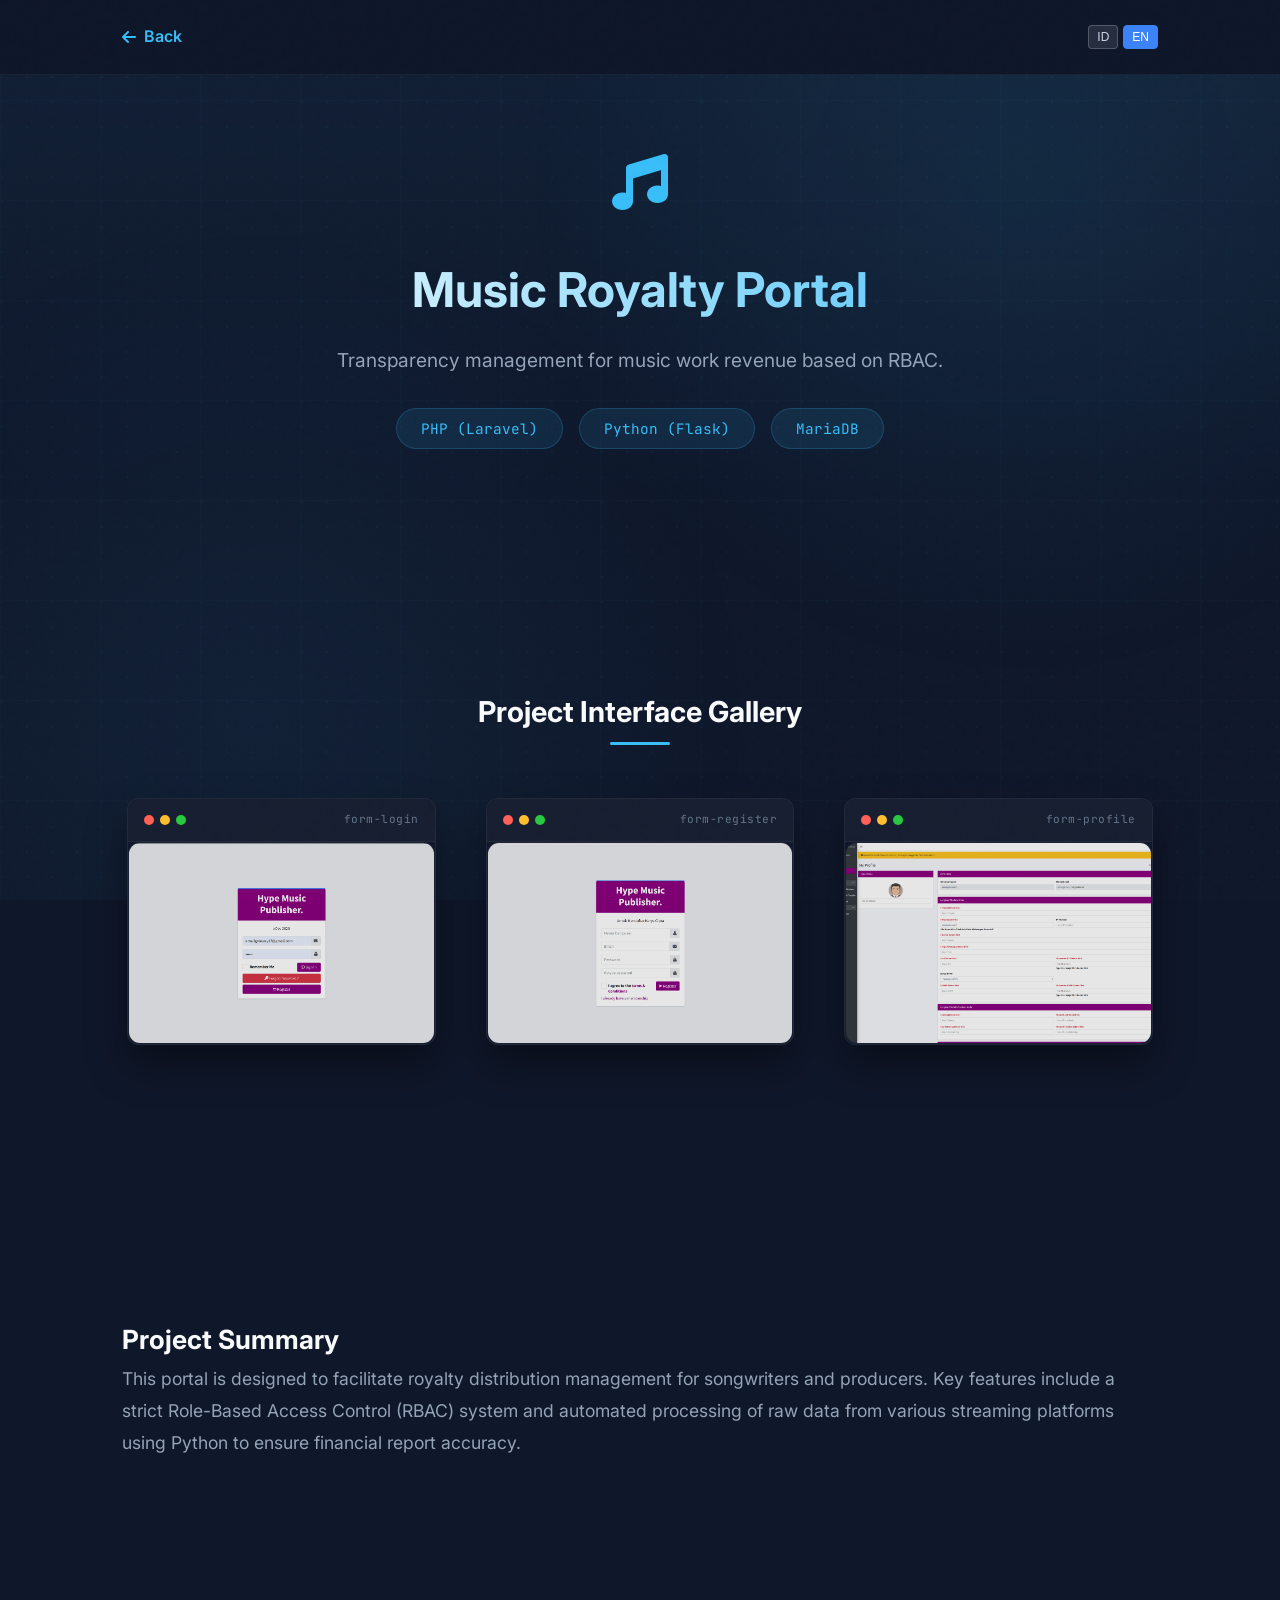
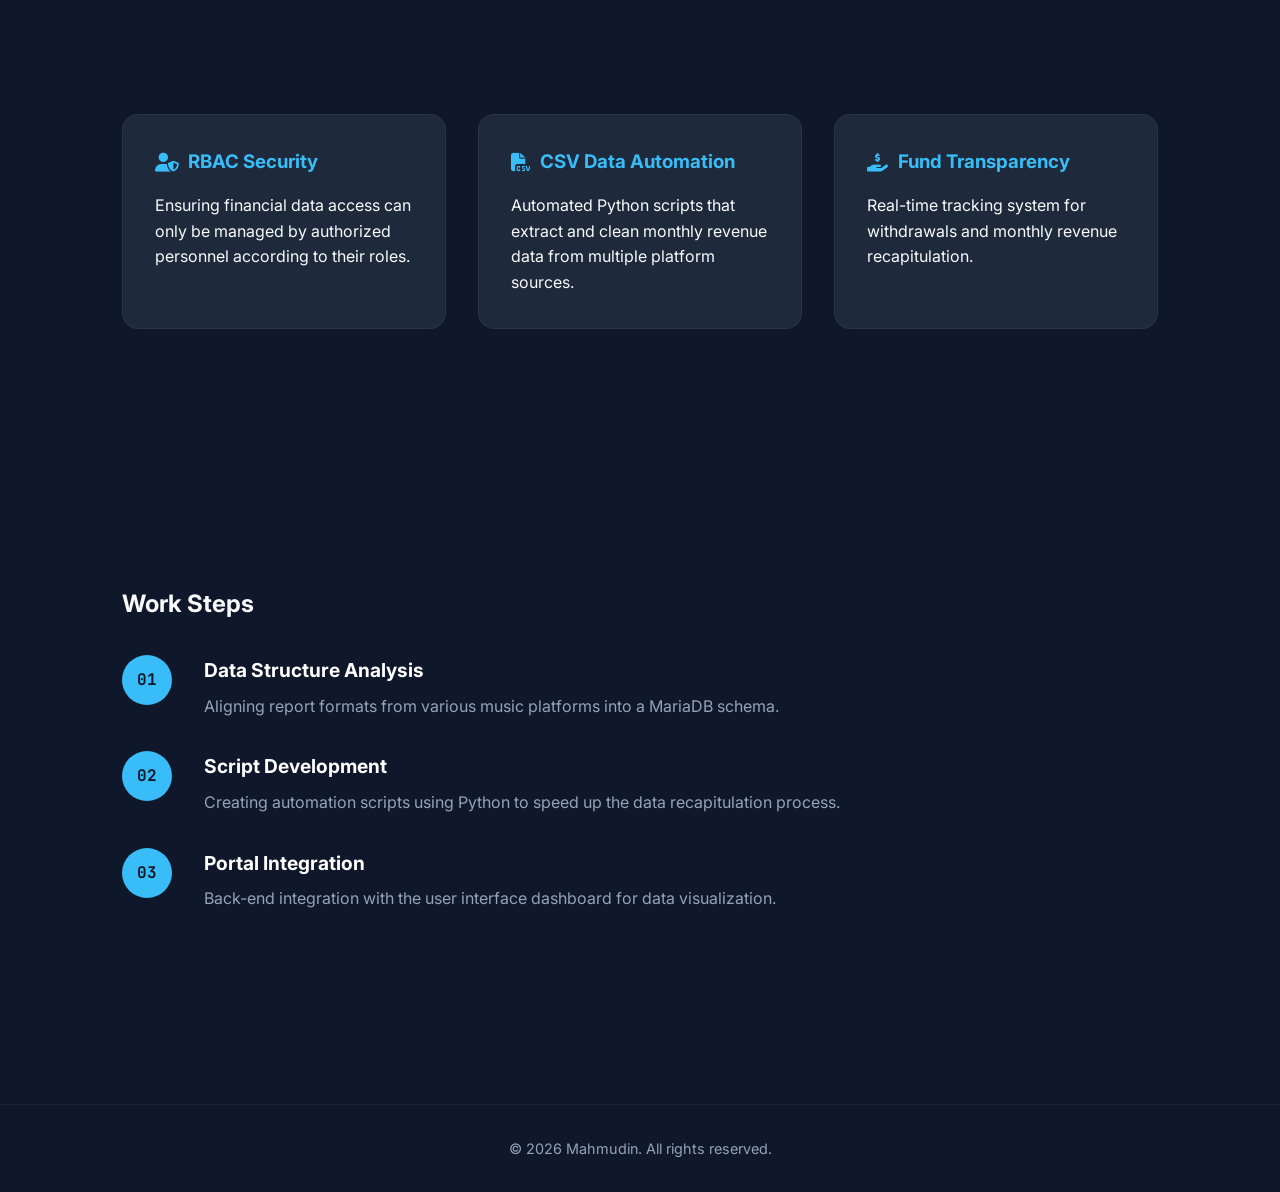
<file: project-music-royalty.html>
<!DOCTYPE html>
<html lang="en">
<head>
    <meta charset="UTF-8">
    <meta name="viewport" content="width=device-width, initial-scale=1.0">
    <title>Detail Proyek - Music Royalty Portal | Mahmudin</title>
    <link rel="stylesheet" href="style.css">
    <link rel="stylesheet" href="style-detail.css">
    <link href="https://fonts.googleapis.com/css2?family=Inter:wght@300;400;600;700&family=JetBrains+Mono:wght@400;700&display=swap" rel="stylesheet">
    <link rel="stylesheet" href="https://cdnjs.cloudflare.com/ajax/libs/font-awesome/6.4.2/css/all.min.css">
    <style>
        .lang-switch {
            display: flex;
            gap: 5px;
            margin-left: auto;
        }
        .lang-btn {
            background: rgba(255, 255, 255, 0.1);
            border: 1px solid rgba(255, 255, 255, 0.2);
            color: #cbd5e1;
            cursor: pointer;
            padding: 4px 8px;
            border-radius: 4px;
            font-size: 0.75rem;
            transition: all 0.3s ease;
        }
        .lang-btn.active {
            background: #3b82f6;
            color: white;
            border-color: #3b82f6;
        }
        .nav-detail .container {
            display: flex;
            align-items: center;
        }

        /* Advanced Gallery Styling from Airline Project */
        .gallery-grid {
            display: grid;
            grid-template-columns: repeat(3, 1fr);
            gap: 2.5rem;
            perspective: 1500px; /* Memberikan efek kedalaman 3D */
            margin-top: 3rem;
        }
        .monitor-display {
            background: #0f172a;
            border-radius: 12px;
            overflow: hidden;
            border: 1px solid rgba(255, 255, 255, 0.08);
            box-shadow: 0 20px 40px rgba(0, 0, 0, 0.4);
            transition: all 0.6s cubic-bezier(0.16, 1, 0.3, 1);
            transform-style: preserve-3d;
            position: relative;
        }
        .monitor-display:hover {
            transform: translateY(-15px) rotateX(5deg) rotateY(-3deg);
            box-shadow: 0 30px 60px rgba(0, 0, 0, 0.6), 0 0 30px rgba(59, 130, 246, 0.2);
            border-color: rgba(59, 130, 246, 0.5);
        }
        .window-header {
            display: flex;
            align-items: center;
            padding: 12px 16px;
            background: rgba(255, 255, 255, 0.03);
            border-bottom: 1px solid rgba(255, 255, 255, 0.05);
        }
        .window-dots {
            display: flex;
            gap: 6px;
        }
        .dot {
            width: 10px;
            height: 10px;
            border-radius: 50%;
        }
        .dot.red { background: #ff5f56; }
        .dot.yellow { background: #ffbd2e; }
        .dot.green { background: #27c93f; }
        .window-title {
            margin-left: auto;
            font-family: 'JetBrains Mono', monospace;
            font-size: 0.7rem;
            color: #64748b;
            letter-spacing: 0.5px;
        }
        .monitor-display img {
            display: block;
            width: 100%;
            height: auto;
            filter: brightness(0.9);
            transition: filter 0.3s ease;
            height:202px;
        }
        .monitor-display:hover img {
            filter: brightness(1.1);
        }

        @media (max-width: 1100px) {
            .gallery-grid { grid-template-columns: repeat(2, 1fr); }
        }
        @media (max-width: 768px) {
            .gallery-grid { grid-template-columns: 1fr; }
        }
    </style>
</head>
<body class="detail-page">
    <nav class="nav-detail">
        <div class="container">
            <a href="index.html#proyek" class="btn-back">
                <i class="fas fa-arrow-left"></i> <span data-i18n="detail_back">Kembali</span>
            </a>
            <div class="lang-switch">
                <button class="lang-btn" onclick="changeLanguage('id')" id="lang-id">ID</button>
                <button class="lang-btn" onclick="changeLanguage('en')" id="lang-en">EN</button>
            </div>
        </div>
    </nav>

    <header class="detail-hero">
        <div class="container">
            <div class="hero-content-detail">
                <div class="icon-box-large">
                    <i class="fas fa-music"></i>
                </div>
                <h1 data-i18n="p_music_title">Portal Royalti Musik</h1>
                <p class="subtitle" data-i18n="p_music_subtitle">Manajemen transparansi pendapatan karya musik berbasis RBAC.</p>
                <div class="tech-tags-large">
                    <span>PHP (Laravel)</span>
                    <span>Python (Flask)</span>
                    <span>MariaDB</span>
                </div>
            </div>
        </div>
    </header>

    <main class="container detail-content">
        <section class="gallery-section">
            <h2 class="subsection-title" data-i18n="p_music_gallery_title">Galeri Antarmuka Proyek</h2>
            <div class="gallery-grid">
                <div class="monitor-display">
                    <div class="window-header">
                        <div class="window-dots">
                            <span class="dot red"></span>
                            <span class="dot yellow"></span>
                            <span class="dot green"></span>
                        </div>
                        <span class="window-title">form-login</span>
                    </div>
                    <img src="images/hypemusic/form-login.png" alt="form-login">
                </div>
                <div class="monitor-display">
                    <div class="window-header">
                        <div class="window-dots">
                            <span class="dot red"></span>
                            <span class="dot yellow"></span>
                            <span class="dot green"></span>
                        </div>
                        <span class="window-title">form-register</span>
                    </div>
                    <img src="images/hypemusic/form-register.png" alt="form-register">
                </div>
                <div class="monitor-display">
                    <div class="window-header">
                        <div class="window-dots">
                            <span class="dot red"></span>
                            <span class="dot yellow"></span>
                            <span class="dot green"></span>
                        </div>
                        <span class="window-title">form-profile</span>
                    </div>
                    <img src="images/hypemusic/form-profile.png" alt="form-profile">
                </div>
            </div>
        </section>

        <section class="info-section">
            <h2 data-i18n="p_music_info_title">Ringkasan Proyek</h2>
            <p data-i18n="p_music_info_desc">Portal ini dirancang untuk memudahkan manajemen distribusi royalti bagi pencipta lagu dan produser. Fitur utama mencakup sistem Role-Based Access Control (RBAC) yang ketat dan otomasi pengolahan data mentah dari berbagai platform streaming menggunakan Python untuk memastikan keakuratan laporan keuangan.</p>
        </section>

        <section class="grid-detail">
            <div class="detail-card">
                <h3><i class="fas fa-user-shield"></i> <span data-i18n="p_music_card1_title">Keamanan RBAC</span></h3>
                <p data-i18n="p_music_card1_desc">Memastikan akses data finansial hanya dapat dikelola oleh personil yang memiliki otorisasi sesuai peran mereka.</p>
            </div>
            <div class="detail-card">
                <h3><i class="fas fa-file-csv"></i> <span data-i18n="p_music_card2_title">Otomasi Data CSV</span></h3>
                <p data-i18n="p_music_card2_desc">Skrip Python otomatis yang mengekstrak dan membersihkan data pendapatan bulanan dari berbagai sumber platform.</p>
            </div>
            <div class="detail-card">
                <h3><i class="fas fa-hand-holding-usd"></i> <span data-i18n="p_music_card3_title">Transparansi Dana</span></h3>
                <p data-i18n="p_music_card3_desc">Sistem pelacakan real-time untuk penarikan dana (withdrawals) dan rekapitulasi pendapatan bulanan.</p>
            </div>
        </section>

        <section class="implementation-steps">
            <h2 data-i18n="p_music_workflow_title">Langkah Kerja</h2>
            <div class="timeline">
                <div class="step">
                    <div class="step-number">01</div>
                    <div class="step-info">
                        <h4 data-i18n="p_music_step1_title">Analisis Struktur Data</h4>
                        <p data-i18n="p_music_step1_desc">Menyelaraskan format laporan dari berbagai platform musik ke dalam skema MariaDB.</p>
                    </div>
                </div>
                <div class="step">
                    <div class="step-number">02</div>
                    <div class="step-info">
                        <h4 data-i18n="p_music_step2_title">Pengembangan Skrip</h4>
                        <p data-i18n="p_music_step2_desc">Pembuatan skrip otomasi menggunakan Python untuk mempercepat proses rekapitulasi data.</p>
                    </div>
                </div>
                <div class="step">
                    <div class="step-number">03</div>
                    <div class="step-info">
                        <h4 data-i18n="p_music_step3_title">Portal Integration</h4>
                        <p data-i18n="p_music_step3_desc">Integrasi back-end dengan dashboard antarmuka pengguna untuk visualisasi data.</p>
                    </div>
                </div>
            </div>
        </section>
    </main>

    <footer>
        <div class="container">
            <p data-i18n="footer_rights">&copy; 2026 Mahmudin. All rights reserved.</p>
        </div>
    </footer>

    <!-- Image Modal for Gallery -->
    <div id="galleryModal" class="modal-gallery">
        <div class="modal-controls">
            <button id="modalZoom" class="modal-gallery-zoom" title="Zoom In/Out"><i class="fas fa-search-plus"></i></button>
            <span class="modal-gallery-close">&times;</span>
        </div>
        <img class="modal-gallery-content" id="modalImg">
    </div>

    <!-- Magnifying Glass for Gallery Images -->
    <div id="magnifyingGlass" class="magnifying-glass"></div>

    <script src="script-detail.js"></script>
</body>
</html>
</file>
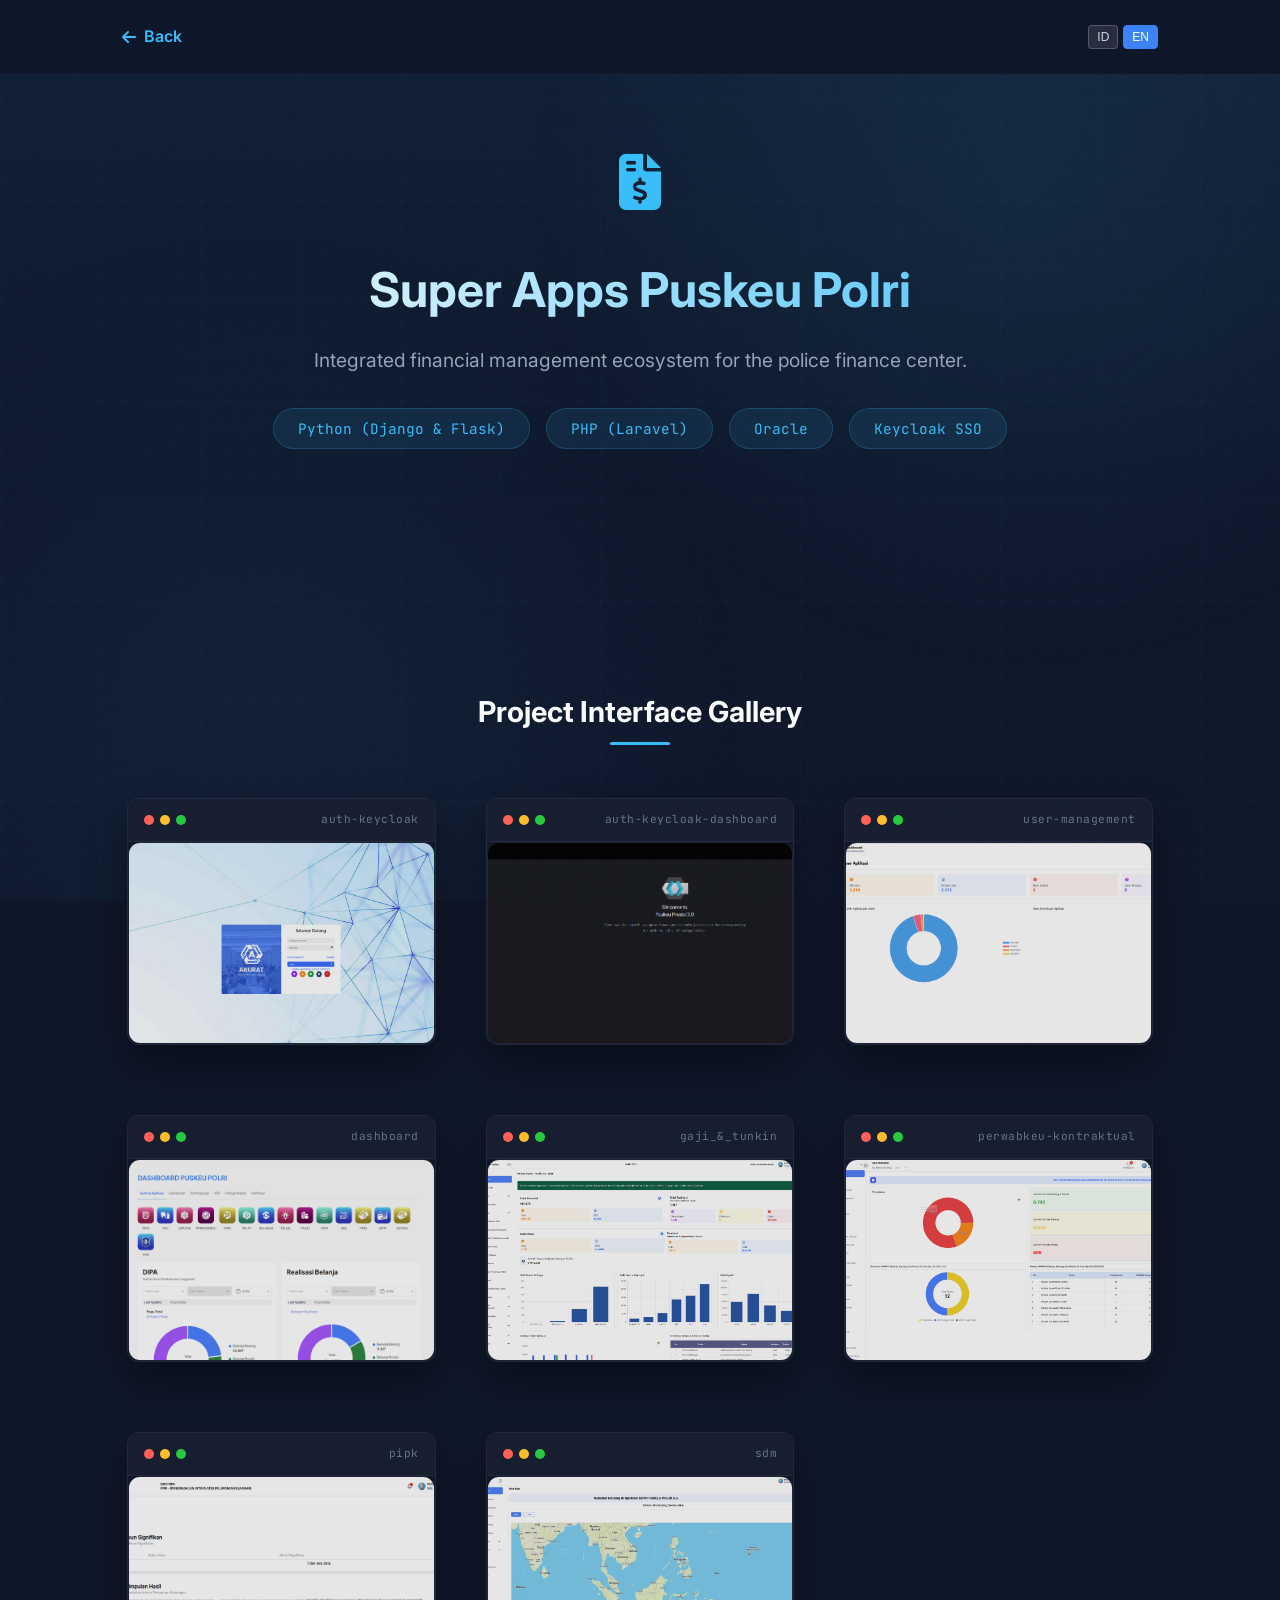
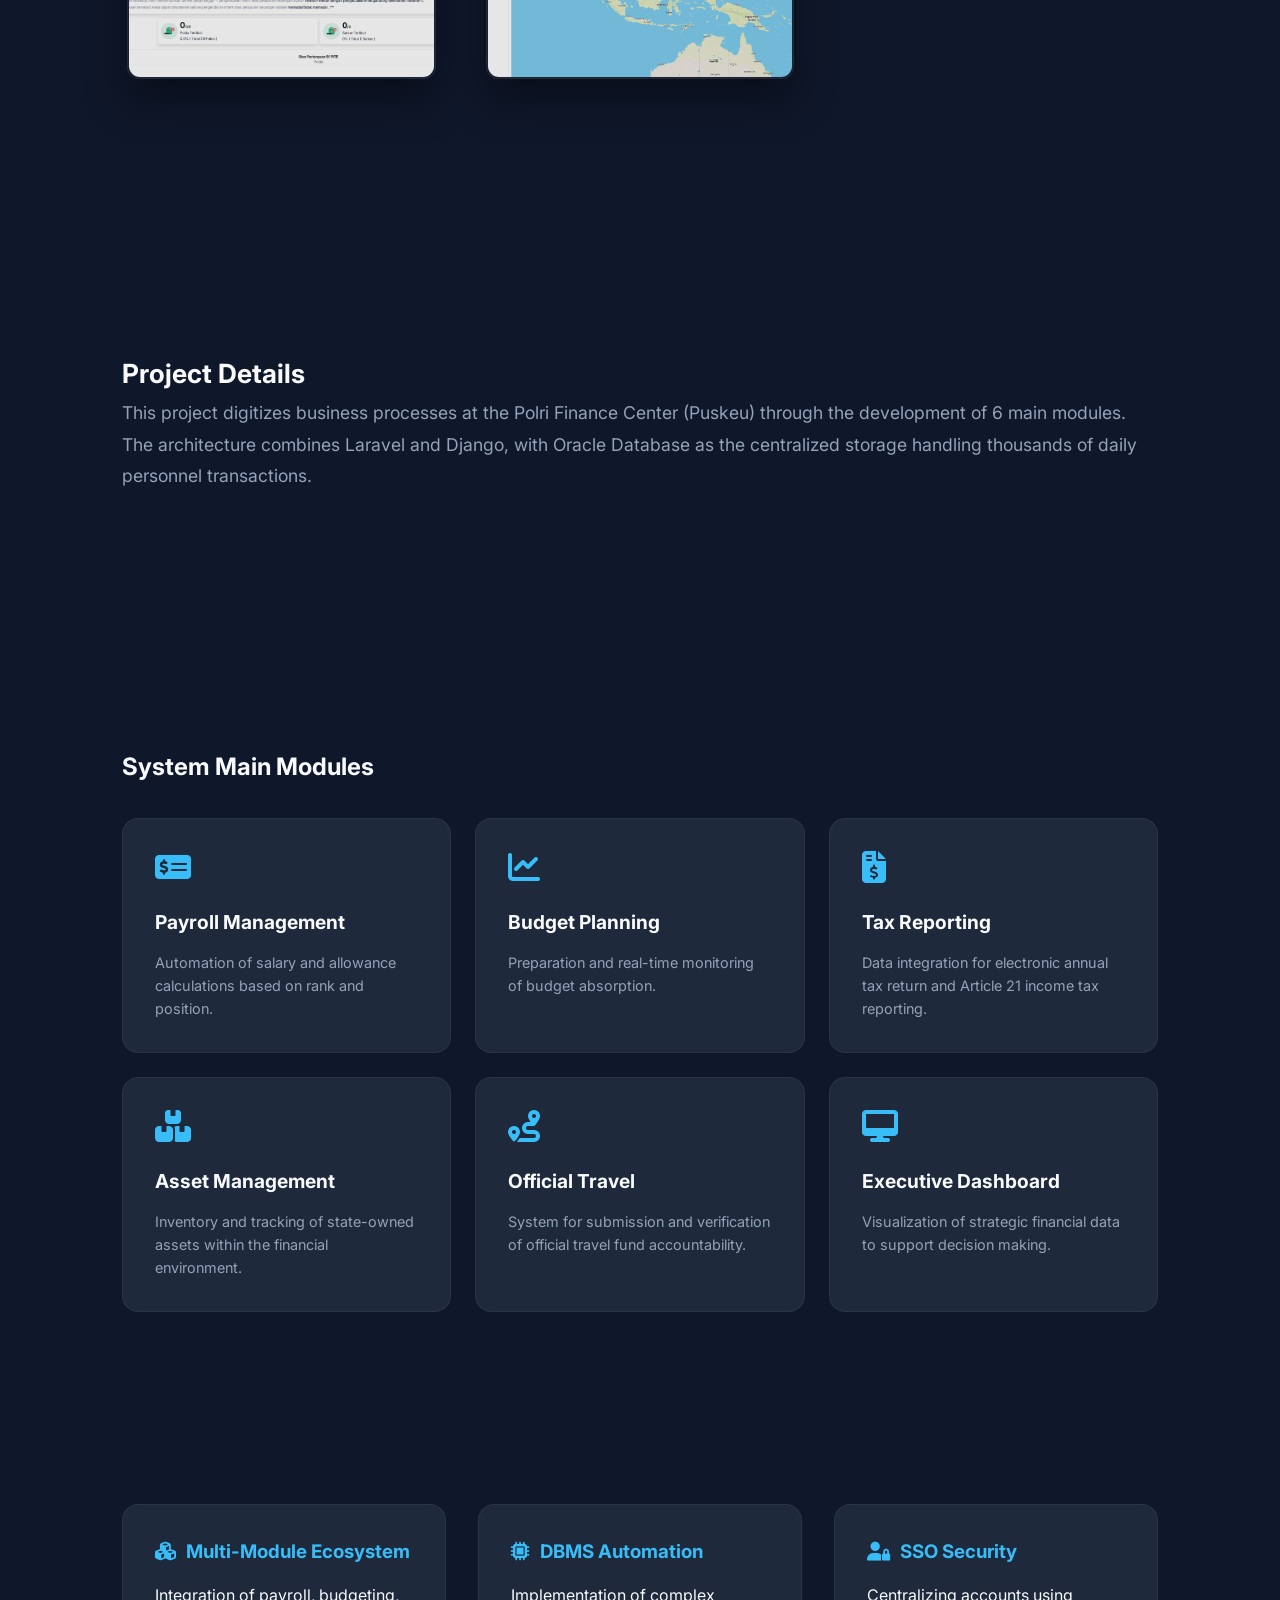
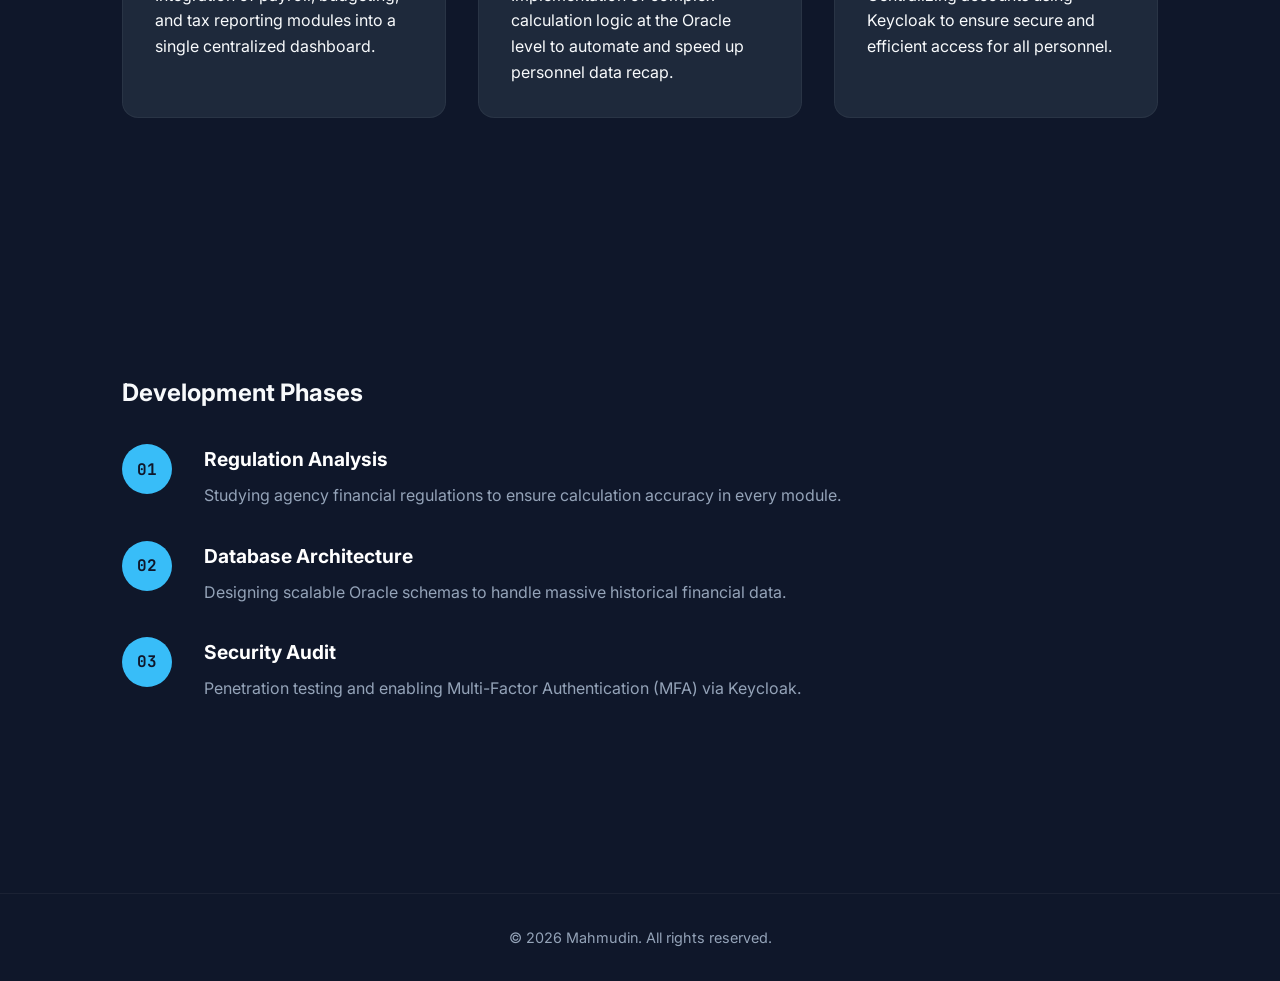
<file: project-puskeu-polri.html>
<!DOCTYPE html>
<html lang="en">
<head>
    <meta charset="UTF-8">
    <meta name="viewport" content="width=device-width, initial-scale=1.0">
    <title>Detail Proyek - Super Apps Puskeu Polri | Mahmudin</title>
    <link rel="stylesheet" href="style.css">
    <link rel="stylesheet" href="style-detail.css">
    <link href="https://fonts.googleapis.com/css2?family=Inter:wght@300;400;600;700&family=JetBrains+Mono:wght@400;700&display=swap" rel="stylesheet">
    <link rel="stylesheet" href="https://cdnjs.cloudflare.com/ajax/libs/font-awesome/6.4.2/css/all.min.css">
    <style>
        .lang-switch {
            display: flex;
            gap: 5px;
            margin-left: auto;
        }
        .lang-btn {
            background: rgba(255, 255, 255, 0.1);
            border: 1px solid rgba(255, 255, 255, 0.2);
            color: #cbd5e1;
            cursor: pointer;
            padding: 4px 8px;
            border-radius: 4px;
            font-size: 0.75rem;
            transition: all 0.3s ease;
        }
        .lang-btn.active {
            background: #3b82f6;
            color: white;
            border-color: #3b82f6;
        }
        .nav-detail .container {
            display: flex;
            align-items: center;
        }

        /* Advanced Gallery Styling from Airline Project */
        .gallery-grid {
            display: grid;
            grid-template-columns: repeat(3, 1fr);
            gap: 2.5rem;
            perspective: 1500px; /* Memberikan efek kedalaman 3D */
            margin-top: 3rem;
        }
        .monitor-display {
            background: #0f172a;
            border-radius: 12px;
            overflow: hidden;
            border: 1px solid rgba(255, 255, 255, 0.08);
            box-shadow: 0 20px 40px rgba(0, 0, 0, 0.4);
            transition: all 0.6s cubic-bezier(0.16, 1, 0.3, 1);
            transform-style: preserve-3d;
            position: relative;
        }
        .monitor-display:hover {
            transform: translateY(-15px) rotateX(5deg) rotateY(-3deg);
            box-shadow: 0 30px 60px rgba(0, 0, 0, 0.6), 0 0 30px rgba(59, 130, 246, 0.2);
            border-color: rgba(59, 130, 246, 0.5);
        }
        .window-header {
            display: flex;
            align-items: center;
            padding: 12px 16px;
            background: rgba(255, 255, 255, 0.03);
            border-bottom: 1px solid rgba(255, 255, 255, 0.05);
        }
        .window-dots {
            display: flex;
            gap: 6px;
        }
        .dot {
            width: 10px;
            height: 10px;
            border-radius: 50%;
        }
        .dot.red { background: #ff5f56; }
        .dot.yellow { background: #ffbd2e; }
        .dot.green { background: #27c93f; }
        .window-title {
            margin-left: auto;
            font-family: 'JetBrains Mono', monospace;
            font-size: 0.7rem;
            color: #64748b;
            letter-spacing: 0.5px;
        }
        .monitor-display img {
            display: block;
            width: 100%;
            height: auto;
            filter: brightness(0.9);
            transition: filter 0.3s ease;
            height:202px;
        }
        .monitor-display:hover img {
            filter: brightness(1.1);
        }

        .modules-section {
            margin-top: 4rem;
        }
        .modules-grid {
            display: grid;
            grid-template-columns: repeat(3, 1fr);
            gap: 1.5rem;
            margin-top: 2rem;
        }
        .module-item {
            background: var(--bg-card);
            border: 1px solid rgba(255, 255, 255, 0.05);
            padding: 2rem;
            border-radius: 16px;
            transition: all 0.4s cubic-bezier(0.175, 0.885, 0.32, 1.275);
            position: relative;
            overflow: hidden;
        }
        .module-item:hover {
            border-color: var(--accent);
            transform: translateY(-8px);
            background: rgba(56, 189, 248, 0.02);
            box-shadow: 0 15px 35px rgba(0,0,0,0.3);
        }
        .module-item i {
            color: var(--accent);
            font-size: 2rem;
            margin-bottom: 1.5rem;
            display: block;
        }
        .module-item h4 {
            margin-bottom: 0.8rem;
            font-size: 1.2rem;
            color: var(--text-primary);
        }
        .module-item p {
            font-size: 0.9rem;
            color: var(--text-secondary);
            line-height: 1.6;
        }
        @media (max-width: 992px) { .modules-grid { grid-template-columns: repeat(2, 1fr); } }
        @media (max-width: 768px) { .modules-grid { grid-template-columns: 1fr; } }

        @media (max-width: 1100px) {
            .gallery-grid { grid-template-columns: repeat(2, 1fr); }
        }
        @media (max-width: 768px) {
            .gallery-grid { grid-template-columns: 1fr; }
        }
    </style>
</head>
<body class="detail-page">
    <nav class="nav-detail">
        <div class="container">
            <a href="index.html#proyek" class="btn-back">
                <i class="fas fa-arrow-left"></i> <span data-i18n="detail_back">Kembali</span>
            </a>
            <div class="lang-switch">
                <button class="lang-btn" onclick="changeLanguage('id')" id="lang-id">ID</button>
                <button class="lang-btn" onclick="changeLanguage('en')" id="lang-en">EN</button>
            </div>
        </div>
    </nav>

    <header class="detail-hero">
        <div class="container">
            <div class="hero-content-detail">
                <div class="icon-box-large">
                    <i class="fas fa-file-invoice-dollar"></i>
                </div>
                <h1 data-i18n="p_puskeu_title">Super Apps Puskeu Polri</h1>
                <p class="subtitle" data-i18n="p_puskeu_subtitle">Ekosistem manajemen finansial terpadu untuk instansi kepolisian.</p>
                <div class="tech-tags-large">
                    <span>Python (Django & Flask)</span>
                    <span>PHP (Laravel)</span>
                    <span>Oracle</span>
                    <span>Keycloak SSO</span>
                </div>
            </div>
        </div>
    </header>

    <main class="container detail-content">
        <section class="gallery-section">
            <h2 class="subsection-title" data-i18n="p_puskeu_gallery_title">Galeri Antarmuka Proyek</h2>
            <div class="gallery-grid">
                <div class="monitor-display">
                    <div class="window-header">
                        <div class="window-dots">
                            <span class="dot red"></span>
                            <span class="dot yellow"></span>
                            <span class="dot green"></span>
                        </div>
                        <span class="window-title">auth-keycloak</span>
                    </div>
                    <img src="images/puskeu/auth-keycloak.png" alt="auth-keycloak">
                </div>
                <div class="monitor-display">
                    <div class="window-header">
                        <div class="window-dots">
                            <span class="dot red"></span>
                            <span class="dot yellow"></span>
                            <span class="dot green"></span>
                        </div>
                        <span class="window-title">auth-keycloak-dashboard</span>
                    </div>
                    <img src="images/puskeu/auth-keycloak-dashboard.png" alt="auth-keycloak-dashboard">
                </div>
                <div class="monitor-display">
                    <div class="window-header">
                        <div class="window-dots">
                            <span class="dot red"></span>
                            <span class="dot yellow"></span>
                            <span class="dot green"></span>
                        </div>
                        <span class="window-title">user-management</span>
                    </div>
                    <img src="images/puskeu/user-management.png" alt="user-management">
                </div>
                <div class="monitor-display">
                    <div class="window-header">
                        <div class="window-dots">
                            <span class="dot red"></span>
                            <span class="dot yellow"></span>
                            <span class="dot green"></span>
                        </div>
                        <span class="window-title">dashboard</span>
                    </div>
                    <img src="images/puskeu/dashboard.png" alt="dashboard">
                </div>
                <div class="monitor-display">
                    <div class="window-header">
                        <div class="window-dots">
                            <span class="dot red"></span>
                            <span class="dot yellow"></span>
                            <span class="dot green"></span>
                        </div>
                        <span class="window-title">gaji_&_tunkin</span>
                    </div>
                    <img src="images/puskeu/gaji_&_tunkin.png" alt="gaji_&_tunkin">
                </div>
                <div class="monitor-display">
                    <div class="window-header">
                        <div class="window-dots">
                            <span class="dot red"></span>
                            <span class="dot yellow"></span>
                            <span class="dot green"></span>
                        </div>
                        <span class="window-title">perwabkeu-kontraktual</span>
                    </div>
                    <img src="images/puskeu/perwabkeu-kontraktual.png" alt="perwabkeu-kontraktual">
                </div>
                <div class="monitor-display">
                    <div class="window-header">
                        <div class="window-dots">
                            <span class="dot red"></span>
                            <span class="dot yellow"></span>
                            <span class="dot green"></span>
                        </div>
                        <span class="window-title">pipk</span>
                    </div>
                    <img src="images/puskeu/pipk.png" alt="pipk">
                </div>
                <div class="monitor-display">
                    <div class="window-header">
                        <div class="window-dots">
                            <span class="dot red"></span>
                            <span class="dot yellow"></span>
                            <span class="dot green"></span>
                        </div>
                        <span class="window-title">sdm</span>
                    </div>
                    <img src="images/puskeu/sdm.png" alt="sdm">
                </div>
            </div>
        </section>

        <section class="info-section">
            <h2 data-i18n="p_puskeu_info_title">Detail Proyek</h2>
            <p data-i18n="p_puskeu_info_desc">Proyek ini mendigitalisasi proses bisnis di Pusat Keuangan (Puskeu) Polri melalui pengembangan 6 modul utama. Arsitektur sistem dirancang menggunakan kombinasi Laravel dan Django, dengan Oracle Database sebagai penyimpanan data terpusat yang menangani ribuan transaksi personel setiap harinya.</p>
        </section>

        <section class="modules-section">
            <h2 data-i18n="p_puskeu_modules_title">Modul Utama Sistem</h2>
            <div class="modules-grid">
                <div class="module-item">
                    <i class="fas fa-money-check-alt"></i>
                    <h4 data-i18n="p_puskeu_mod1_title">Manajemen Pengupahan</h4>
                    <p data-i18n="p_puskeu_mod1_desc">Otomasi kalkulasi gaji dan tunjangan personel berdasarkan pangkat dan jabatan.</p>
                </div>
                <div class="module-item">
                    <i class="fas fa-chart-line"></i>
                    <h4 data-i18n="p_puskeu_mod2_title">Perencanaan Anggaran</h4>
                    <p data-i18n="p_puskeu_mod2_desc">Penyusunan dan monitoring penyerapan anggaran secara real-time.</p>
                </div>
                <div class="module-item">
                    <i class="fas fa-file-invoice-dollar"></i>
                    <h4 data-i18n="p_puskeu_mod3_title">Pelaporan Pajak</h4>
                    <p data-i18n="p_puskeu_mod3_desc">Integrasi data untuk pelaporan SPT Tahunan dan PPh Pasal 21 secara elektronik.</p>
                </div>
                <div class="module-item">
                    <i class="fas fa-boxes-stacked"></i>
                    <h4 data-i18n="p_puskeu_mod4_title">Pengelolaan Aset</h4>
                    <p data-i18n="p_puskeu_mod4_desc">Inventarisasi dan pelacakan barang milik negara di lingkungan finansial.</p>
                </div>
                <div class="module-item">
                    <i class="fas fa-route"></i>
                    <h4 data-i18n="p_puskeu_mod5_title">Perjalanan Dinas</h4>
                    <p data-i18n="p_puskeu_mod5_desc">Sistem pengajuan dan verifikasi pertanggungjawaban dana perjalanan dinas.</p>
                </div>
                <div class="module-item">
                    <i class="fas fa-desktop"></i>
                    <h4 data-i18n="p_puskeu_mod6_title">Dashboard Eksekutif</h4>
                    <p data-i18n="p_puskeu_mod6_desc">Visualisasi data finansial strategis untuk mendukung pengambilan keputusan.</p>
                </div>
            </div>
        </section>

        <section class="grid-detail">
            <div class="detail-card">
                <h3><i class="fas fa-cubes"></i> <span data-i18n="p_puskeu_card1_title">Ekosistem Multi-Modul</span></h3>
                <p data-i18n="p_puskeu_card1_desc">Integrasi modul pengupahan, anggaran, hingga pelaporan pajak dalam satu dashboard terpusat.</p>
            </div>
            <div class="detail-card">
                <h3><i class="fas fa-microchip"></i> <span data-i18n="p_puskeu_card2_title">Otomasi DBMS</span></h3>
                <p data-i18n="p_puskeu_card2_desc">Implementasi logic kalkulasi kompleks di level Oracle untuk mempercepat rekapitulasi data personel secara otomatis.</p>
            </div>
            <div class="detail-card">
                <h3><i class="fas fa-user-lock"></i> <span data-i18n="p_puskeu_card3_title">Keamanan SSO</span></h3>
                <p data-i18n="p_puskeu_card3_desc">Sentralisasi akun menggunakan Keycloak untuk memastikan akses yang aman dan efisien bagi seluruh personel.</p>
            </div>
        </section>

        <section class="implementation-steps">
            <h2 data-i18n="p_puskeu_workflow_title">Tahapan Pengembangan</h2>
            <div class="timeline">
                <div class="step">
                    <div class="step-number">01</div>
                    <div class="step-info">
                        <h4 data-i18n="p_puskeu_step1_title">Analisis Regulasi</h4>
                        <p data-i18n="p_puskeu_step1_desc">Mempelajari aturan finansial instansi untuk memastikan akurasi perhitungan pada setiap modul.</p>
                    </div>
                </div>
                <div class="step">
                    <div class="step-number">02</div>
                    <div class="step-info">
                        <h4 data-i18n="p_puskeu_step2_title">Arsitektur Database</h4>
                        <p data-i18n="p_puskeu_step2_desc">Perancangan skema Oracle yang skalabel untuk menangani data historis finansial yang sangat besar.</p>
                    </div>
                </div>
                <div class="step">
                    <div class="step-number">03</div>
                    <div class="step-info">
                        <h4 data-i18n="p_puskeu_step3_title">Audit Keamanan</h4>
                        <p data-i18n="p_puskeu_step3_desc">Pengujian penetrasi dan pengaktifan Multi-Factor Authentication (MFA) via Keycloak.</p>
                    </div>
                </div>
            </div>
        </section>
    </main>

    <footer>
        <div class="container">
            <p data-i18n="footer_rights">&copy; 2026 Mahmudin. All rights reserved.</p>
        </div>
    </footer>

    <!-- Image Modal for Gallery -->
    <div id="galleryModal" class="modal-gallery">
        <div class="modal-controls">
            <button id="modalZoom" class="modal-gallery-zoom" title="Zoom In/Out"><i class="fas fa-search-plus"></i></button>
            <span class="modal-gallery-close">&times;</span>
        </div>
        <img class="modal-gallery-content" id="modalImg">
    </div>

    <!-- Magnifying Glass for Gallery Images -->
    <div id="magnifyingGlass" class="magnifying-glass"></div>

    <script src="script-detail.js"></script>
</body>
</html>
</file>
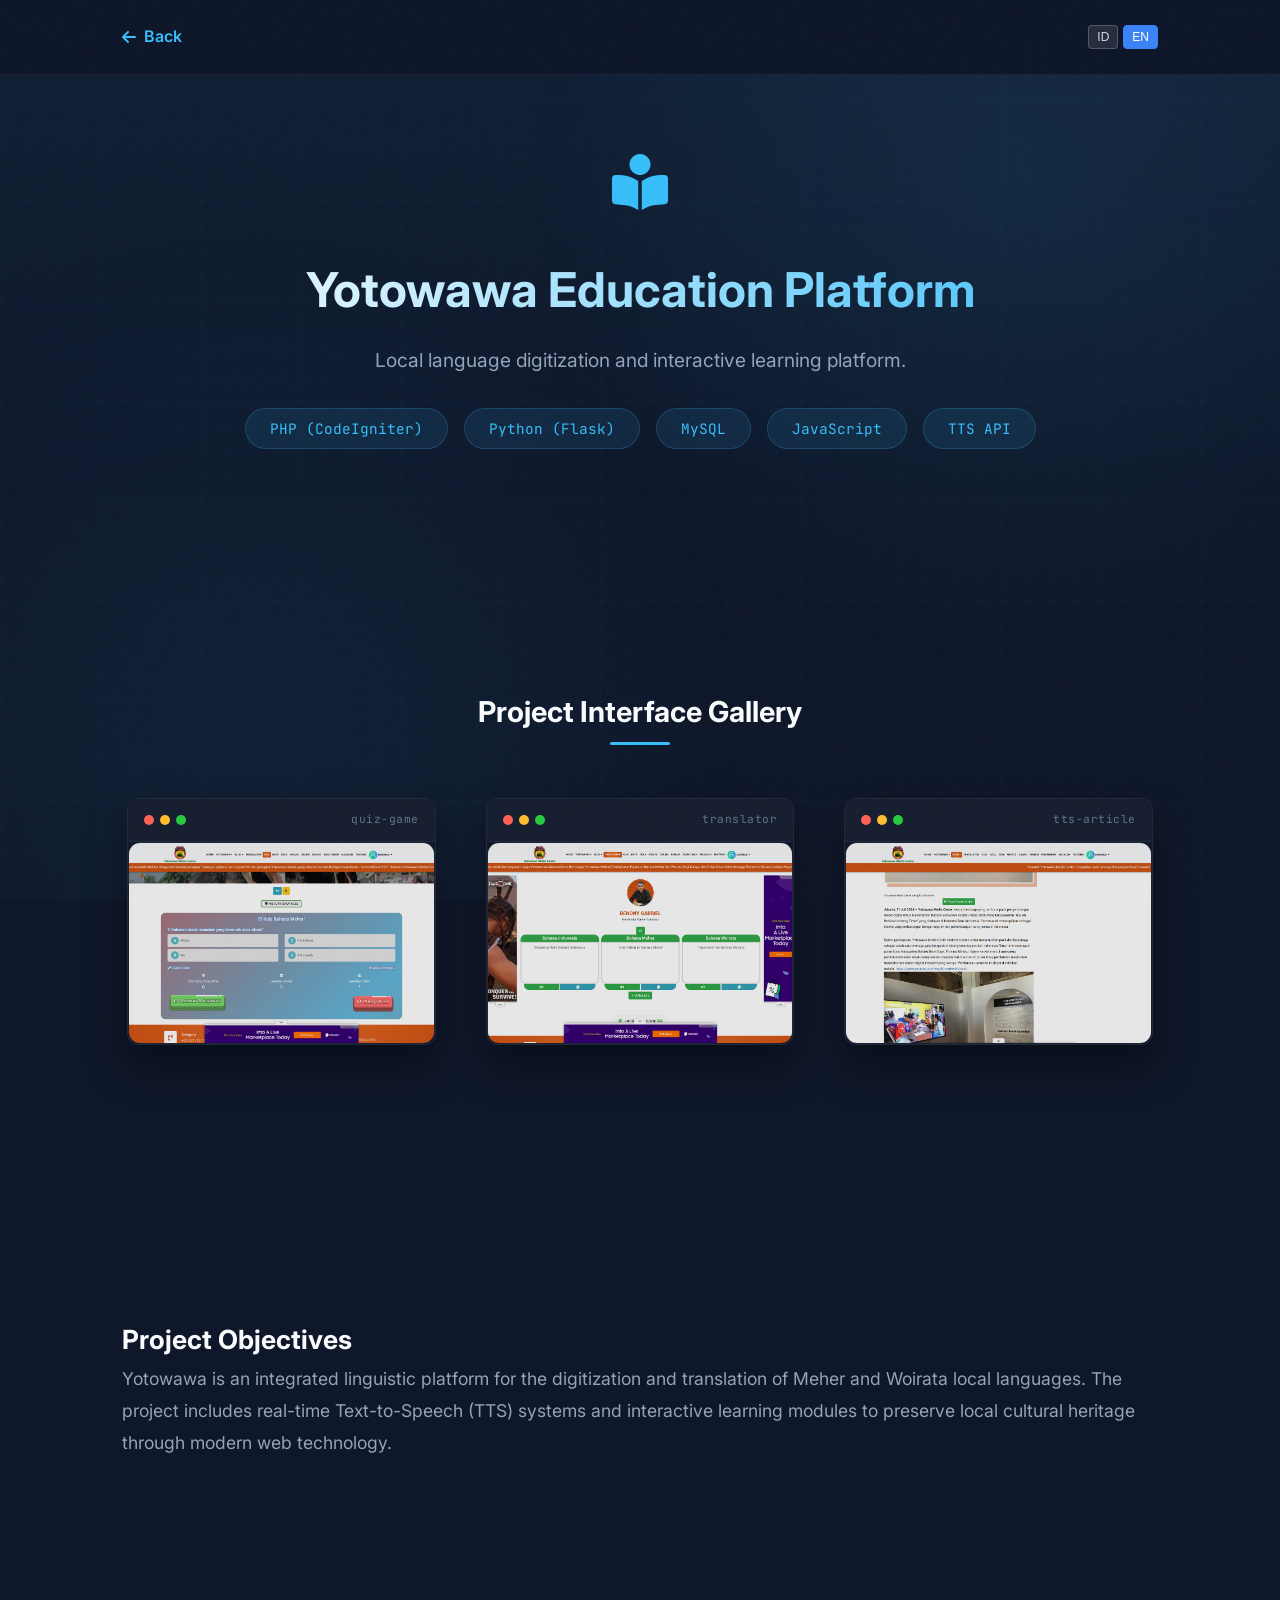
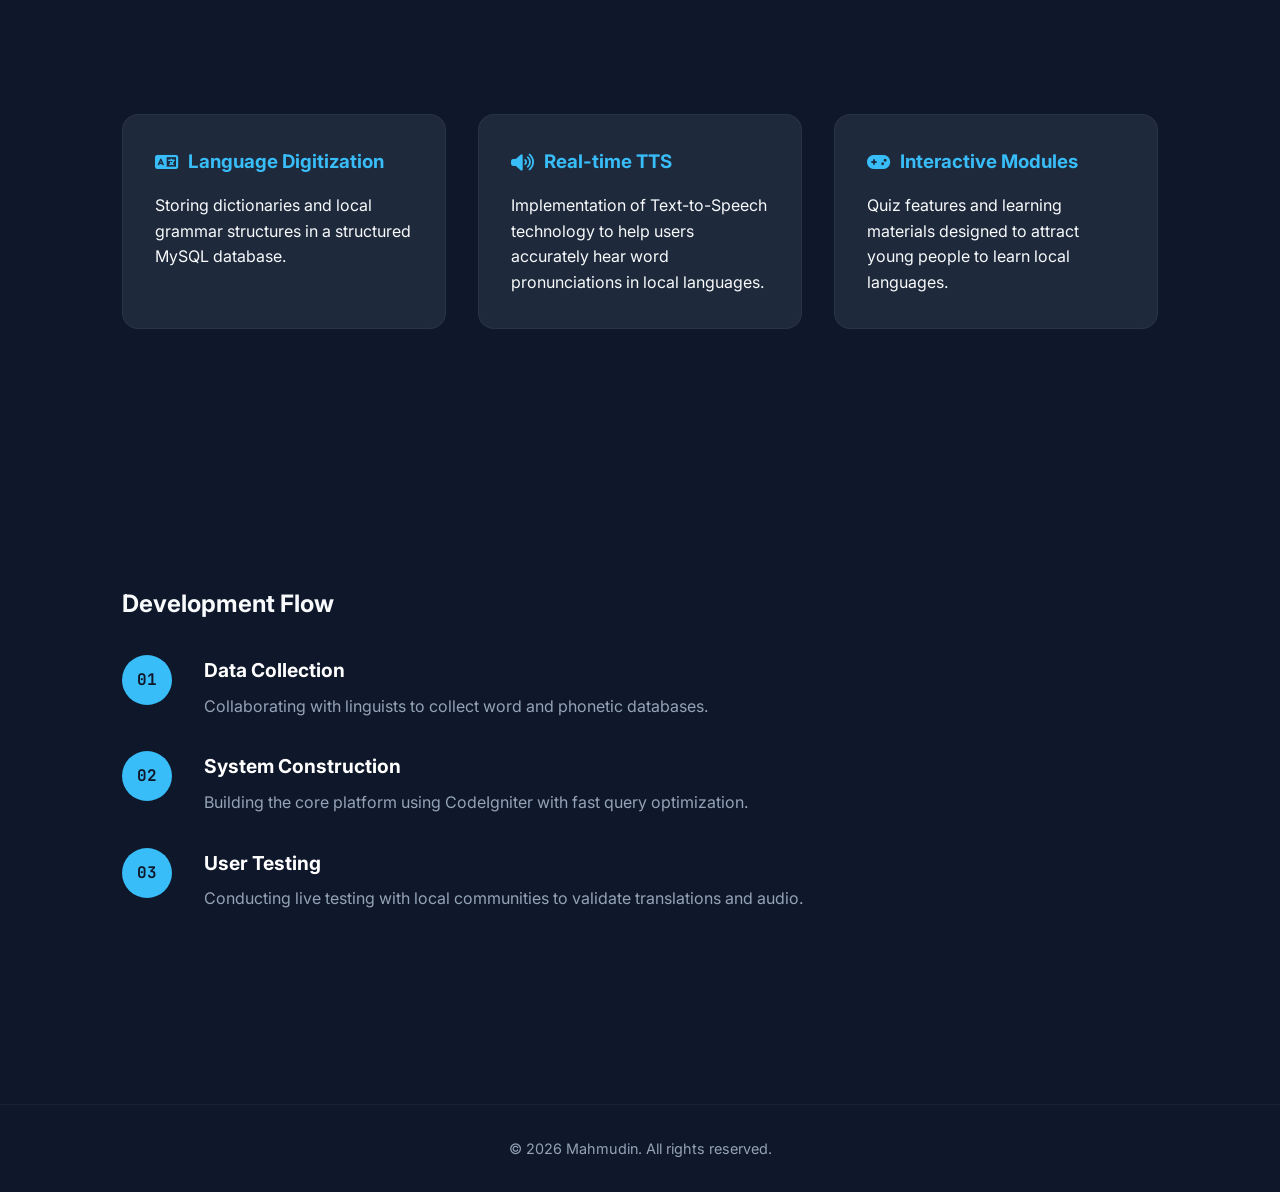
<file: project-yotowawa.html>
<!DOCTYPE html>
<html lang="en">
<head>
    <meta charset="UTF-8">
    <meta name="viewport" content="width=device-width, initial-scale=1.0">
    <title>Detail Proyek - Yotowawa Education Platform | Mahmudin</title>
    <link rel="stylesheet" href="style.css">
    <link rel="stylesheet" href="style-detail.css">
    <link href="https://fonts.googleapis.com/css2?family=Inter:wght@300;400;600;700&family=JetBrains+Mono:wght@400;700&display=swap" rel="stylesheet">
    <link rel="stylesheet" href="https://cdnjs.cloudflare.com/ajax/libs/font-awesome/6.4.2/css/all.min.css">
    <style>
        .lang-switch {
            display: flex;
            gap: 5px;
            margin-left: auto;
        }
        .lang-btn {
            background: rgba(255, 255, 255, 0.1);
            border: 1px solid rgba(255, 255, 255, 0.2);
            color: #cbd5e1;
            cursor: pointer;
            padding: 4px 8px;
            border-radius: 4px;
            font-size: 0.75rem;
            transition: all 0.3s ease;
        }
        .lang-btn.active {
            background: #3b82f6;
            color: white;
            border-color: #3b82f6;
        }
        .nav-detail .container {
            display: flex;
            align-items: center;
        }

        /* Advanced Gallery Styling from Airline Project */
        .gallery-grid {
            display: grid;
            grid-template-columns: repeat(3, 1fr);
            gap: 2.5rem;
            perspective: 1500px; /* Memberikan efek kedalaman 3D */
            margin-top: 3rem;
        }
        .monitor-display {
            background: #0f172a;
            border-radius: 12px;
            overflow: hidden;
            border: 1px solid rgba(255, 255, 255, 0.08);
            box-shadow: 0 20px 40px rgba(0, 0, 0, 0.4);
            transition: all 0.6s cubic-bezier(0.16, 1, 0.3, 1);
            transform-style: preserve-3d;
            position: relative;
        }
        .monitor-display:hover {
            transform: translateY(-15px) rotateX(5deg) rotateY(-3deg);
            box-shadow: 0 30px 60px rgba(0, 0, 0, 0.6), 0 0 30px rgba(59, 130, 246, 0.2);
            border-color: rgba(59, 130, 246, 0.5);
        }
        .window-header {
            display: flex;
            align-items: center;
            padding: 12px 16px;
            background: rgba(255, 255, 255, 0.03);
            border-bottom: 1px solid rgba(255, 255, 255, 0.05);
        }
        .window-dots {
            display: flex;
            gap: 6px;
        }
        .dot {
            width: 10px;
            height: 10px;
            border-radius: 50%;
        }
        .dot.red { background: #ff5f56; }
        .dot.yellow { background: #ffbd2e; }
        .dot.green { background: #27c93f; }
        .window-title {
            margin-left: auto;
            font-family: 'JetBrains Mono', monospace;
            font-size: 0.7rem;
            color: #64748b;
            letter-spacing: 0.5px;
        }
        .monitor-display img {
            display: block;
            width: 100%;
            height: auto;
            filter: brightness(0.9);
            transition: filter 0.3s ease;
            height:202px;
        }
        .monitor-display:hover img {
            filter: brightness(1.1);
        }

        @media (max-width: 1100px) {
            .gallery-grid { grid-template-columns: repeat(2, 1fr); }
        }
        @media (max-width: 768px) {
            .gallery-grid { grid-template-columns: 1fr; }
        }
    </style>
</head>
<body class="detail-page">
    <nav class="nav-detail">
        <div class="container">
            <a href="index.html#proyek" class="btn-back">
                <i class="fas fa-arrow-left"></i> <span data-i18n="detail_back">Kembali</span>
            </a>
            <div class="lang-switch">
                <button class="lang-btn" onclick="changeLanguage('id')" id="lang-id">ID</button>
                <button class="lang-btn" onclick="changeLanguage('en')" id="lang-en">EN</button>
            </div>
        </div>
    </nav>

    <header class="detail-hero">
        <div class="container">
            <div class="hero-content-detail">
                <div class="icon-box-large">
                    <i class="fas fa-book-reader"></i>
                </div>
                <h1 data-i18n="p_yotowawa_title">Platform Edukasi Yotowawa</h1>
                <p class="subtitle" data-i18n="p_yotowawa_subtitle">Digitalisasi bahasa daerah dan platform pembelajaran interaktif.</p>
                <div class="tech-tags-large">
                    <span>PHP (CodeIgniter)</span>
                    <span>Python (Flask)</span>
                    <span>MySQL</span>
                    <span>JavaScript</span>
                    <span>TTS API</span>
                </div>
            </div>
        </div>
    </header>

    <main class="container detail-content">
        <section class="gallery-section">
            <h2 class="subsection-title" data-i18n="p_yotowawa_gallery_title">Galeri Antarmuka Proyek</h2>
            <div class="gallery-grid">
                <div class="monitor-display">
                    <div class="window-header">
                        <div class="window-dots">
                            <span class="dot red"></span>
                            <span class="dot yellow"></span>
                            <span class="dot green"></span>
                        </div>
                        <span class="window-title">quiz-game</span>
                    </div>
                    <img src="images/community/quiz-game.png" alt="quiz-game">
                </div>
                <div class="monitor-display">
                    <div class="window-header">
                        <div class="window-dots">
                            <span class="dot red"></span>
                            <span class="dot yellow"></span>
                            <span class="dot green"></span>
                        </div>
                        <span class="window-title">translator</span>
                    </div>
                    <img src="images/community/translator.png" alt="translator">
                </div>
                <div class="monitor-display">
                    <div class="window-header">
                        <div class="window-dots">
                            <span class="dot red"></span>
                            <span class="dot yellow"></span>
                            <span class="dot green"></span>
                        </div>
                        <span class="window-title">tts-article</span>
                    </div>
                    <img src="images/community/tts-article.png" alt="tts-article">
                </div>
            </div>
        </section>

        <section class="info-section">
            <h2 data-i18n="p_yotowawa_info_title">Tujuan Proyek</h2>
            <p data-i18n="p_yotowawa_info_desc">Yotowawa adalah platform linguistik terpadu untuk digitalisasi dan translasi bahasa daerah Meher dan Woirata. Proyek ini mencakup pengembangan sistem Text-to-Speech (TTS) real-time dan modul pembelajaran interaktif untuk melestarikan kekayaan budaya lokal melalui teknologi web modern.</p>
        </section>

        <section class="grid-detail">
            <div class="detail-card">
                <h3><i class="fas fa-language"></i> <span data-i18n="p_yotowawa_card1_title">Digitalisasi Bahasa</span></h3>
                <p data-i18n="p_yotowawa_card1_desc">Penyimpanan kamus dan struktur tata bahasa daerah dalam database MySQL yang terstruktur.</p>
            </div>
            <div class="detail-card">
                <h3><i class="fas fa-volume-up"></i> <span data-i18n="p_yotowawa_card2_title">Real-time TTS</span></h3>
                <p data-i18n="p_yotowawa_card2_desc">Implementasi teknologi Text-to-Speech untuk membantu pengguna mendengarkan pengucapan kata dalam bahasa daerah secara akurat.</p>
            </div>
            <div class="detail-card">
                <h3><i class="fas fa-gamepad"></i> <span data-i18n="p_yotowawa_card3_title">Modul Interaktif</span></h3>
                <p data-i18n="p_yotowawa_card3_desc">Fitur kuis dan materi pembelajaran yang dirancang untuk menarik minat generasi muda dalam mempelajari bahasa daerah.</p>
            </div>
        </section>

        <section class="implementation-steps">
            <h2 data-i18n="p_yotowawa_workflow_title">Alur Pengembangan</h2>
            <div class="timeline">
                <div class="step">
                    <div class="step-number">01</div>
                    <div class="step-info">
                        <h4 data-i18n="p_yotowawa_step1_title">Pengumpulan Data</h4>
                        <p data-i18n="p_yotowawa_step1_desc">Bekerja sama dengan ahli bahasa untuk mengumpulkan database kata dan fonetik.</p>
                    </div>
                </div>
                <div class="step">
                    <div class="step-number">02</div>
                    <div class="step-info">
                        <h4 data-i18n="p_yotowawa_step2_title">Penyusunan Sistem</h4>
                        <p data-i18n="p_yotowawa_step2_desc">Membangun core platform menggunakan CodeIgniter dengan optimasi query yang cepat.</p>
                    </div>
                </div>
                <div class="step">
                    <div class="step-number">03</div>
                    <div class="step-info">
                        <h4 data-i18n="p_yotowawa_step3_title">Uji Pengguna</h4>
                        <p data-i18n="p_yotowawa_step3_desc">Melakukan pengujian langsung dengan komunitas lokal untuk validasi translasi dan audio.</p>
                    </div>
                </div>
            </div>
        </section>
    </main>

    <footer>
        <div class="container">
            <p data-i18n="footer_rights">&copy; 2026 Mahmudin. All rights reserved.</p>
        </div>
    </footer>

    <!-- Image Modal for Gallery -->
    <div id="galleryModal" class="modal-gallery">
        <div class="modal-controls">
            <button id="modalZoom" class="modal-gallery-zoom" title="Zoom In/Out"><i class="fas fa-search-plus"></i></button>
            <span class="modal-gallery-close">&times;</span>
        </div>
        <img class="modal-gallery-content" id="modalImg">
    </div>

    <!-- Magnifying Glass for Gallery Images -->
    <div id="magnifyingGlass" class="magnifying-glass"></div>

    <script src="script-detail.js"></script>
</body>
</html>
</file>
<file: style.css>
/* Variables */
:root {
    --bg-dark: #0f172a;
    --bg-card: #1e293b;
    --bg-nav: rgba(15, 23, 42, 0.9);
    --text-primary: #f8fafc;
    --text-secondary: #94a3b8;
    --accent: #38bdf8;
    --accent-hover: #0284c7;
    --font-main: 'Inter', sans-serif;
    --font-code: 'JetBrains Mono', monospace;
}

* { margin: 0; padding: 0; box-sizing: border-box; }
html { scroll-behavior: smooth; }
body { 
    background-color: var(--bg-dark); 
    color: var(--text-primary); 
    font-family: var(--font-main); 
    line-height: 1.6; 
    overflow-x: hidden; 
    position: relative;
    width: 100%;
    height: 100%;
    /* Modern Mesh & Tech Grid Pattern */
    background-image: 
        linear-gradient(rgba(56, 189, 248, 0.02) 1px, transparent 1px),
        linear-gradient(90deg, rgba(56, 189, 248, 0.02) 1px, transparent 1px),
        radial-gradient(circle at 2px 2px, rgba(56, 189, 248, 0.04) 1px, transparent 0);
    background-size: 100px 100px, 100px 100px, 25px 25px;
    background-attachment: fixed;
}

/* Aurora/Glow Effects */
body::before {
    content: "";
    position: fixed;
    top: 0;
    left: 0;
    width: 100%;
    height: 100%;
    background: 
        radial-gradient(circle at 80% 20%, rgba(56, 189, 248, 0.08) 0%, transparent 40%),
        radial-gradient(circle at 20% 80%, rgba(56, 189, 248, 0.06) 0%, transparent 40%);
    pointer-events: none;
    z-index: -1;
    animation: aurora-pulse 15s ease-in-out infinite alternate;
}

/* Modern Grain Texture Overlay */
body::after {
    content: "";
    position: fixed;
    top: 0;
    left: 0;
    width: 100%;
    height: 100%;
    background-image: url("data:image/svg+xml,%3Csvg viewBox='0 0 200 200' xmlns='http://www.w3.org/2000/svg'%3E%3Cfilter id='noiseFilter'%3E%3CfeTurbulence type='fractalNoise' baseFrequency='0.65' numOctaves='3' stitchTiles='stitch'/%3E%3C/filter%3E%3Crect width='100%25' height='100%25' filter='url(%23noiseFilter)'/%3E%3C/svg%3E");
    opacity: 0.035;
    pointer-events: none;
    z-index: 9999;
    mix-blend-mode: overlay;
}

@keyframes aurora-pulse {
    0% { transform: scale(1) translate(0, 0); }
    100% { transform: scale(1.1) translate(2%, 1%); }
}

.container { max-width: 1100px; margin: 0 auto; padding: 0 2rem; }
h1, h2, h3 { font-weight: 700; color: var(--text-primary); }
.section-title { font-size: 2rem; margin-bottom: 3rem; position: relative; display: inline-block; }
.section-title::after { content: ''; position: absolute; bottom: -10px; left: 0; width: 50%; height: 3px; background-color: var(--accent); border-radius: 2px; }

/* Hero Background & Blobs */
.hero {
    position: relative;
    background: 
        radial-gradient(circle at 50% 50%, rgba(56, 189, 248, 0.05) 0%, transparent 70%),
        #0b1120;
    overflow: hidden;
    z-index: 1;
    min-height: 100vh;
    display: flex;
    align-items: center;
    justify-content: center;
    flex-wrap: wrap;
    padding: 80px 5% 60px;
    width: 100%;
    max-width: none !important;
}

.hero-inner {
    display: flex;
    align-items: center;
    width: 100%;
    max-width: 1100px;
    margin: 0 auto;
    z-index: 2;
}

.hero-blob {
    position: absolute;
    width: 600px;
    height: 600px;
    background: radial-gradient(circle, rgba(59, 130, 246, 0.12) 0%, transparent 70%);
    border-radius: 50%;
    filter: blur(80px);
    z-index: -2;
    pointer-events: none;
    animation: blob-float 20s infinite alternate;
}

.blob-1 { top: -10%; right: -10%; background: radial-gradient(circle, rgba(139, 92, 246, 0.15) 0%, transparent 70%); }
.blob-2 { bottom: -10%; left: -5%; background: radial-gradient(circle, rgba(56, 189, 248, 0.12) 0%, transparent 70%); animation-delay: -5s; animation-duration: 25s; }

@keyframes blob-float {
    0% { transform: translate(0, 0) scale(1); }
    33% { transform: translate(30px, -50px) scale(1.1); }
    66% { transform: translate(-20px, 20px) scale(0.9); }
    100% { transform: translate(0, 0) scale(1); }
}

.btn { display: inline-flex; align-items: center; gap: 8px; padding: 0.75rem 1.5rem; border-radius: 4px; font-weight: 600; text-decoration: none; transition: all 0.3s ease; cursor: pointer; }
.btn-primary { background-color: var(--accent); color: #0f172a; border: 2px solid var(--accent); }
.btn-primary:hover { background-color: transparent; color: var(--accent); }
.btn-outline { background-color: transparent; color: var(--accent); border: 2px solid var(--accent); }
.btn-outline:hover { background-color: var(--accent); color: #0f172a; }
.btn-large { padding: 0.85rem 2rem; font-size: 1.05rem; }

/* Navigation */
nav { 
    position: fixed; 
    top: 0; 
    width: 100%; 
    background: rgba(11, 17, 32, 0.8); 
    backdrop-filter: blur(12px); 
    z-index: 1000; 
    border-bottom: 1px solid rgba(255, 255, 255, 0.1); 
    padding: 0px 18px;
    transition: all 0.3s ease;
}
.nav-container { max-width: 1200px; margin: 0 auto; padding: 0.75rem 0; display: flex; justify-content: space-between; align-items: center; }
.logo { font-size: 1.5rem; font-weight: 700; text-decoration: none; color: var(--text-primary); letter-spacing: 1px; }
.logo span { color: var(--accent); }
.nav-links { display: flex; list-style: none; gap: 2rem; }
.nav-links a { 
    color: #cbd5e1; 
    text-decoration: none; 
    font-size: 0.9rem; 
    font-weight: 600; 
    padding: 0.6rem 1.2rem;
    border-radius: 4px;
    transition: all 0.3s cubic-bezier(0.4, 0, 0.2, 1);
    position: relative;
    display: inline-block;
}

.nav-links a:hover { 
    color: #fff; 
    background: linear-gradient(135deg, #3b82f6 0%, #8b5cf6 100%);
    transform: skewX(-15deg);
    box-shadow: 0 4px 15px rgba(59, 130, 246, 0.3);
}
.hamburger { display: none; cursor: pointer; font-size: 1.5rem; }

.hero { min-height: 100vh; display: flex; align-items: center; justify-content: space-between; padding: 0 2rem; max-width: 1100px; margin: 0 auto; padding-top: 80px; position: relative; }
.hero-content { flex: 1; padding-right: 2rem; will-change: transform; transition: transform 0.1s ease-out; }
.greeting { color: var(--accent); font-family: var(--font-code); margin-bottom: 1rem; }
.name { font-size: 4rem; line-height: 1.1; margin-bottom: 1rem; }
.role { font-size: 2.5rem; color: var(--text-secondary); margin-bottom: 1.5rem; min-height: 3.5rem; }
.cursor { color: var(--accent); animation: blink 1s infinite; }
@keyframes blink { 0%, 100% { opacity: 1; } 50% { opacity: 0; } }
.summary { color: var(--text-secondary); font-size: 1.1rem; max-width: 540px; margin-bottom: 2.5rem; }
.cta-buttons { display: flex; gap: 1rem; flex-wrap: wrap; }

.hero-graphic { flex: 1; display: flex; justify-content: flex-end; will-change: transform; transition: transform 0.1s ease-out; }
.code-window { 
    background-color: var(--bg-card); 
    border-radius: 12px; 
    width: 100%; 
    max-width: 450px; 
    box-shadow: 0 25px 50px -12px rgba(0,0,0,0.5); 
    border: 1px solid rgba(255,255,255,0.1);
    animation: float 6s ease-in-out infinite;
}

@keyframes float {
    0%, 100% { transform: translateY(0) rotate(0deg); }
    50% { transform: translateY(-20px) rotate(1deg); }
}
.window-header { background-color: rgba(0,0,0,0.3); padding: 10px 15px; border-radius: 8px 8px 0 0; display: flex; gap: 8px; }
.dot { width: 12px; height: 12px; border-radius: 50%; }
.red { background-color: #ff5f56; } .yellow { background-color: #ffbd2e; } .green { background-color: #27c93f; }
.window-body { padding: 20px; font-family: var(--font-code); font-size: 0.9rem; overflow-x: auto; }
.keyword { color: #ff7b72; } .class-name { color: #79c0ff; } .function { color: #d2a8ff; } .string { color: #a5d6ff; }

/* Modern Scroll Indicator */
.scroll-indicator {
    position: absolute;
    bottom: 2rem;
    left: 50%;
    transform: translateX(-50%);
    display: flex;
    flex-direction: column;
    align-items: center;
    gap: 0.5rem;
    text-decoration: none;
    color: var(--text-secondary);
    transition: color 0.3s ease;
    z-index: 10;
}

.scroll-indicator:hover {
    color: var(--accent);
}

.mouse {
    width: 24px;
    height: 40px;
    border: 2px solid currentColor;
    border-radius: 20px;
    position: relative;
}

.wheel {
    width: 4px;
    height: 8px;
    background-color: var(--accent);
    border-radius: 2px;
    position: absolute;
    top: 6px;
    left: 50%;
    transform: translateX(-50%);
    animation: scroll-wheel 1.6s infinite;
}

.scroll-indicator span {
    font-family: var(--font-code);
    font-size: 0.7rem;
    text-transform: uppercase;
    letter-spacing: 2px;
    margin-top: 0.2rem;
}

.bounce {
    animation: bounce 2s infinite;
    font-size: 0.8rem;
}

@keyframes scroll-wheel {
    0% { opacity: 1; transform: translateX(-50%) translateY(0); }
    100% { opacity: 0; transform: translateX(-50%) translateY(15px); }
}

@keyframes bounce {
    0%, 20%, 50%, 80%, 100% { transform: translateY(0); }
    40% { transform: translateY(-5px); }
    60% { transform: translateY(-3px); }
}

section { padding: 6rem 0; }
.about {
    position: relative;
    background-image: 
        radial-gradient(circle at 0% 0%, rgba(56, 189, 248, 0.03) 0%, transparent 40%),
        radial-gradient(circle at 100% 100%, rgba(139, 92, 246, 0.03) 0%, transparent 40%);
}
.about-grid { display: grid; grid-template-columns: 2fr 3fr; gap: 4rem; }
.about-text p { color: var(--text-secondary); margin-bottom: 1rem; font-size: 1.05rem; }
.about-text strong, .about-text em { color: var(--text-primary); }

/* Profile Image */
.about-image { position: relative; width: 100%; max-width: 380px; margin: 0 auto; }
.img-fluid { 
    width: 100%; height: auto; display: block; border-radius: 16px; 
    object-fit: cover; box-shadow: 0 20px 40px -20px rgba(0,0,0,0.5); 
}
.image-border { 
    position: absolute; inset: 15px -15px -15px 15px; 
    border: 2px solid #3b82f6; border-radius: 16px; z-index: -1; 
}

/* Stats */
.about-stats { 
    display: grid; 
    grid-template-columns: repeat(3, 1fr); 
    gap: 1.5rem; 
    grid-column: 1 / -1; 
    width: 100%; 
    margin-top: 2rem;
}
.stat-box { background-color: var(--bg-card); padding: 1.5rem; border-radius: 8px; text-align: center; border-bottom: 3px solid var(--accent); }
.stat-box h3 { font-size: 2.5rem; color: var(--accent); margin-bottom: 0.5rem; }
.stat-box p { color: var(--text-secondary); font-weight: 600; }

.skills-grid { 
    display: grid; 
    grid-template-columns: repeat(4, 1fr); 
    gap: 1.5rem; 
    align-items: stretch;
}

.skill-card { 
    background: var(--bg-card); 
    padding: 2.5rem 1.8rem; 
    border-radius: 16px; 
    transition: all 0.4s cubic-bezier(0.175, 0.885, 0.32, 1.275); 
    border: 1px solid rgba(255, 255, 255, 0.05);
    display: flex;
    flex-direction: column;
    position: relative;
    overflow: hidden;
}

.skill-card:hover { 
    transform: translateY(-12px); 
    border-color: rgba(56, 189, 248, 0.4);
    box-shadow: 0 20px 40px -15px rgba(0, 0, 0, 0.5), 0 0 20px rgba(56, 189, 248, 0.1);
}

.icon-accent { 
    width: 60px;
    height: 60px;
    background: rgba(56, 189, 248, 0.1);
    display: flex;
    align-items: center;
    justify-content: center;
    border-radius: 12px;
    font-size: 1.8rem; 
    color: var(--accent); 
    margin-bottom: 1.5rem; 
    transition: all 0.3s ease;
}

.skill-card:hover .icon-accent {
    background: var(--accent);
    color: var(--bg-dark);
    transform: scale(1.1) rotate(5deg);
}

.skill-card h3 { margin-bottom: 1rem; font-size: 1.2rem; }
.skill-card p { color: var(--text-secondary); font-size: 0.9rem; margin-bottom: 1.5rem; }
.tech-tags { display: flex; flex-wrap: wrap; gap: 0.5rem; }
.tech-tags span { 
    background: rgba(255, 255, 255, 0.03); 
    border: 1px solid rgba(255, 255, 255, 0.08);
    color: var(--text-secondary); 
    padding: 0.35rem 0.75rem; 
    border-radius: 6px; 
    font-size: 0.75rem; 
    font-family: var(--font-code); 
    transition: all 0.3s ease;
}

.skill-card:hover .tech-tags span {
    border-color: rgba(56, 189, 248, 0.3);
    color: var(--accent);
}

/* Modern Read More Button for Skills */
.btn-read-more {
    text-decoration: none;
    color: var(--accent);
    font-size: 0.75rem;
    font-weight: 700;
    display: inline-flex;
    align-items: center;
    gap: 0.6rem;
    padding: 0.5rem 1.2rem;
    border-radius: 50px;
    background: rgba(56, 189, 248, 0.05);
    border: 1px solid rgba(56, 189, 248, 0.2);
    transition: all 0.3s cubic-bezier(0.4, 0, 0.2, 1);
    text-transform: uppercase;
    letter-spacing: 1px;
}

.btn-read-more:hover {
    background: var(--accent);
    color: var(--bg-dark);
    box-shadow: 0 0 20px rgba(56, 189, 248, 0.4);
    transform: translateY(-2px);
    gap: 0.8rem;
}

/* Project Cards */
.project-grid { display: grid; grid-template-columns: repeat(4, 1fr); gap: 1.5rem; align-items: stretch; }
.project-card { background-color: var(--bg-card); border-radius: 8px; display: flex; flex-direction: column; justify-content: space-between; transition: all 0.3s ease; overflow: hidden; border: 1px solid rgba(255,255,255,0.05); }
.project-card:hover { transform: translateY(-10px); box-shadow: 0 15px 30px rgba(0,0,0,0.3); }

.project-image { width: 100%; height: 200px; overflow: hidden; border-bottom: 1px solid rgba(255,255,255,0.05); }
.project-image img { width: 100%; height: 100%; object-fit: cover; object-position: top; transition: transform 0.5s ease; }
.project-card:hover .project-image img { transform: scale(1.05); }

.project-content { padding: 1.5rem; display: flex; flex-direction: column; flex-grow: 1; }
.project-content h3 { font-size: 1.4rem; margin-bottom: 1rem; }
.project-content p { color: var(--text-secondary); font-size: 0.95rem; margin-bottom: 2rem; flex-grow: 1; }
.project-tech { 
    display: flex; 
    flex-wrap: wrap; 
    gap: 0.7rem; 
    font-family: var(--font-code); 
    font-size: 0.75rem; 
    margin-bottom: 1.5rem;
}
.project-tech span {
    background: rgba(255, 255, 255, 0.03);
    border: 1px solid rgba(255, 255, 255, 0.08);
    color: var(--text-secondary);
    padding: 0.3rem 0.7rem;
    border-radius: 6px;
    transition: all 0.3s cubic-bezier(0.4, 0, 0.2, 1);
}
.project-tech span:hover {
    color: var(--accent);
    background: rgba(56, 189, 248, 0.08);
    border-color: rgba(56, 189, 248, 0.3);
    transform: translateY(-2px);
}
/* Project Links container for project cards */
.project-card .project-links {
    display: flex;
    justify-content: space-between;
    align-items: center;
    margin-top: 1.5rem;
}

/* Extra Image Gallery Section */
.subsection-title {
    font-size: 1.8rem;
    margin: 5rem 0 2.5rem;
    text-align: center;
    color: var(--text-primary);
    position: relative;
}

.subsection-title::after {
    content: '';
    position: absolute;
    bottom: -10px;
    left: 50%;
    transform: translateX(-50%);
    width: 60px;
    height: 3px;
    background: var(--accent);
    border-radius: 2px;
}

/* Gallery Tabs Styling */
.gallery-tabs {
    display: flex;
    justify-content: center;
    gap: 1rem;
    margin-top: 3rem;
    margin-bottom: 3rem; /* Memberi jarak antara tab dan carousel */
    flex-wrap: wrap;
}

.tab-btn {
    background: rgba(255, 255, 255, 0.05);
    border: 1px solid rgba(255, 255, 255, 0.1);
    color: var(--text-secondary);
    padding: 0.6rem 1.5rem;
    border-radius: 50px;
    cursor: pointer;
    font-weight: 600;
    transition: all 0.3s ease;
    font-family: var(--font-main);
}

.tab-btn:hover, .tab-btn.active {
    background: var(--accent);
    color: var(--bg-dark);
    border-color: var(--accent);
    box-shadow: 0 0 15px rgba(56, 189, 248, 0.3);
}

/* Owl Carousel Customization */
.owl-carousel .item {
    padding: 15px; /* Memberi sedikit padding agar shadow tidak terpotong */
    perspective: 1500px; /* Mempertahankan efek 3D pada monitor-display */
}

#gallery-carousel {
    transition: transform 0.4s cubic-bezier(0.4, 0, 0.2, 1), opacity 0.4s ease;
}

/* Owl Carousel Custom Nav */
.owl-nav {
    display: flex;
    justify-content: center;
    gap: 1.5rem;
    margin-top: 2.5rem;
}

.owl-nav button {
    background: rgba(255, 255, 255, 0.05) !important;
    border: 1px solid rgba(255, 255, 255, 0.1) !important;
    color: var(--text-secondary) !important;
    width: 50px;
    height: 50px;
    border-radius: 50% !important;
    font-size: 1.1rem !important;
    transition: all 0.3s cubic-bezier(0.4, 0, 0.2, 1) !important;
    display: flex !important;
    align-items: center;
    justify-content: center;
}

.owl-nav button:hover {
    background: var(--accent) !important;
    color: var(--bg-dark) !important;
    border-color: var(--accent) !important;
    box-shadow: 0 0 20px rgba(56, 189, 248, 0.4);
    transform: translateY(-3px);
}

.gallery-grid img {
    width: 100%;
    height: auto;
    object-fit: cover;
    object-position: top;
    border-radius: 12px;
    border: 1px solid rgba(255, 255, 255, 0.05);
    transition: all 0.4s cubic-bezier(0.4, 0, 0.2, 1);
    cursor: pointer;
}

.gallery-grid img:hover {
    transform: translateY(-8px) scale(1.02);
    box-shadow: 0 20px 40px rgba(0, 0, 0, 0.4);
    border-color: var(--accent);
    z-index: 10;
}

/* Contact Section Helpers */
.contact-text { 
    color: var(--text-secondary); 
    max-width: 600px; 
    margin: 0 auto 2rem; 
    font-size: 1.1rem; 
}

/* Contact Form Styles */
.contact-form-container {
    max-width: 650px;
    margin: 3.5rem auto 0;
    text-align: left;
}

.contact-form {
    background: var(--bg-card);
    padding: 2.5rem;
    border-radius: 16px;
    border: 1px solid rgba(255, 255, 255, 0.05);
    box-shadow: 0 10px 30px rgba(0, 0, 0, 0.2);
}

.form-group {
    margin-bottom: 1.5rem;
}

.form-group label {
    display: block;
    margin-bottom: 0.6rem;
    color: var(--text-primary);
    font-weight: 600;
    font-size: 0.9rem;
}

.form-group input, 
.form-group textarea {
    width: 100%;
    padding: 1rem;
    background: rgba(15, 23, 42, 0.4);
    border: 1px solid rgba(255, 255, 255, 0.1);
    border-radius: 8px;
    color: var(--text-primary);
    font-family: var(--font-main);
    font-size: 0.95rem;
    transition: all 0.3s ease;
}

.form-group input:focus, 
.form-group textarea:focus {
    outline: none;
    border-color: var(--accent);
    background: rgba(15, 23, 42, 0.6);
    box-shadow: 0 0 15px rgba(56, 189, 248, 0.1);
}

.form-group textarea {
    resize: vertical;
}

.text-center { text-align: center; }
.text-center .section-title::after { left: 25%; width: 50%;}

/* Social Links Styling */
.social-links {
    margin-top: 3.5rem;
    display: flex;
    justify-content: center;
    gap: 1.5rem;
}

.social-links a {
    display: flex;
    align-items: center;
    justify-content: center;
    width: 54px;
    height: 54px;
    background: rgba(255, 255, 255, 0.03);
    border: 1px solid rgba(255, 255, 255, 0.08);
    border-radius: 50%;
    color: var(--text-secondary);
    font-size: 1.4rem;
    transition: all 0.4s cubic-bezier(0.4, 0, 0.2, 1);
    text-decoration: none;
}

.social-links a:hover {
    background: rgba(56, 189, 248, 0.1);
    border-color: var(--accent);
    color: var(--accent);
    transform: translateY(-8px);
    box-shadow: 
        0 15px 30px rgba(0, 0, 0, 0.3), 
        0 0 15px rgba(56, 189, 248, 0.2);
}

footer { text-align: center; padding: 2rem 0; color: var(--text-secondary); font-size: 0.9rem; border-top: 1px solid rgba(255, 255, 255, 0.05); }

.scroll-reveal { opacity: 0; transform: translateY(30px); transition: opacity 0.8s ease, transform 0.8s ease; }
.scroll-reveal.visible { opacity: 1; transform: translateY(0); }

/* Language Switcher */
.lang-switch { display: flex; gap: 5px; margin-left: 1.5rem; }
.lang-btn {
    background: rgba(255, 255, 255, 0.1);
    border: 1px solid rgba(255, 255, 255, 0.2);
    color: #cbd5e1;
    cursor: pointer;
    padding: 4px 8px;
    border-radius: 4px;
    font-size: 0.75rem;
    transition: all 0.3s ease;
}
.lang-btn.active { background: #3b82f6; color: white; border-color: #3b82f6; }

@media (max-width: 868px) {
    .hero-inner { flex-direction: column; text-align: center; }
    .hero-content { padding-right: 0; margin-bottom: 2rem; }
    .summary { margin: 0 auto 2rem; }
    .cta-buttons { justify-content: center; }
    .hero-graphic { width: 100%; }
    .about-grid { display: flex; flex-direction: column; gap: 2rem; }
    .about-image { max-width: 280px; }
    .nav-container { flex-direction: row; justify-content: space-between; padding: 10px 0; }
    .lang-switch { margin-left: 0; }
    .nav-links { 
        display: none; width: 100%; flex-direction: column; 
        position: fixed; top: 70px; left: 0; background: rgba(11, 17, 32, 0.98);
        padding: 2rem; gap: 1.5rem; border-bottom: 1px solid rgba(255, 255, 255, 0.1);
        box-shadow: 0 10px 15px rgba(0,0,0,0.3); z-index: 999; text-align: center;
    }
    .nav-links.active { display: flex; animation: slideDown 0.3s ease-out; }
    .hamburger { display: block !important; color: #fff; }
    .name { font-size: 3rem; }
    .role { font-size: 1.8rem; }
    .skills-grid, .project-grid { grid-template-columns: repeat(2, 1fr); }
    .about-stats { grid-template-columns: 1fr; gap: 1rem; }

    /* Sophisticated Mobile Gallery Tabs */
    .gallery-tabs {
        justify-content: flex-start;
        flex-wrap: nowrap;
        overflow-x: auto;
        padding: 1rem 2rem;
        margin: 1.5rem -2rem 2.5rem -2rem; /* Bleed to edges */
        -webkit-overflow-scrolling: touch;
        scrollbar-width: none; /* Hide scrollbar Firefox */
        gap: 0.8rem;
        /* Modern edge fade effect */
        mask-image: linear-gradient(to right, transparent, black 10%, black 90%, transparent);
        -webkit-mask-image: linear-gradient(to right, transparent, black 10%, black 90%, transparent);
    }

    .gallery-tabs::-webkit-scrollbar {
        display: none; /* Hide scrollbar Chrome/Safari */
    }

    .tab-btn {
        flex: 0 0 auto; /* Prevent shrinking */
        white-space: nowrap;
        font-size: 0.8rem;
        padding: 0.6rem 1.2rem;
    }

    /* Menonaktifkan fitur zoom/scale hover pada gallery di mobile */
    .gallery-grid img:hover {
        transform: none !important;
    }

    /* Memastikan kaca pembesar tidak muncul di mobile */
    .magnifying-glass {
        display: none !important;
    }
}

@media (max-width: 640px) {
    .skills-grid, .gallery-grid, .about-stats { grid-template-columns: 1fr !important; }
    .project-grid { grid-template-columns: repeat(2, 1fr) !important; gap: 0.75rem !important; }
    
    /* Optimasi Kartu Proyek agar Slim & Tidak Peang */
    .project-card .project-image { height: 120px; } /* Tinggi gambar lebih pendek */
    .project-content { padding: 0.85rem; }
    .project-content h3 { 
        font-size: 0.95rem; 
        margin-bottom: 0.4rem; 
        line-height: 1.2; 
    }
    .project-content p { 
        font-size: 0.75rem; 
        margin-bottom: 0.8rem;
        /* Truncate text agar tinggi kartu konsisten */
        display: -webkit-box;
        -webkit-line-clamp: 3;
        -webkit-box-orient: vertical;
        overflow: hidden;
    }
    .project-tech { gap: 0.3rem; margin-bottom: 1rem; }
    .project-tech span { font-size: 0.6rem; padding: 0.15rem 0.4rem; }
    
    .project-card .btn-read-more { 
        padding: 0.4rem 0.8rem; 
        font-size: 0.65rem; 
        width: 100%; 
        justify-content: center; 
    }

    .stat-box { padding: 1.25rem; }
    .stat-box h3 { font-size: 2.2rem; }
}

@keyframes slideDown {
    from { opacity: 0; transform: translateY(-10px); }
    to { opacity: 1; transform: translateY(0); }
}

/* Back to Top Button Styling */
#back-to-top {
    position: fixed;
    bottom: 30px;
    right: 30px;
    width: 50px;
    height: 50px;
    background-color: var(--accent);
    color: var(--bg-dark);
    border: none;
    border-radius: 50%;
    cursor: pointer;
    display: flex;
    align-items: center;
    justify-content: center;
    font-size: 1.2rem;
    box-shadow: 0 4px 15px rgba(0, 0, 0, 0.3);
    z-index: 1001;
    opacity: 0;
    visibility: hidden;
    transition: all 0.4s cubic-bezier(0.4, 0, 0.2, 1);
}

#back-to-top.show {
    opacity: 1;
    visibility: visible;
}

#back-to-top:hover {
    background-color: var(--text-primary);
    transform: translateY(-5px);
    box-shadow: 0 8px 20px rgba(56, 189, 248, 0.4);
}

/* Magnifying Glass Styles */
.magnifying-glass {
    position: fixed; /* Menggunakan fixed agar tetap mengikuti viewport saat scroll */
    border: 2px solid var(--accent);
    border-radius: 50%;
    cursor: none; /* Sembunyikan kursor default saat di atas kaca pembesar */
    width: 150px; /* Ukuran kaca pembesar */
    height: 150px;
    background-repeat: no-repeat;
    box-shadow: 0 0 0 7px rgba(255, 255, 255, 0.85),
                0 0 7px 7px rgba(0, 0, 0, 0.25),
                inset 0 0 40px 2px rgba(0, 0, 0, 0.25);
    display: none; /* Tersembunyi secara default */
    z-index: 10000; /* Pastikan di atas konten lain */
    pointer-events: none; /* Memungkinkan event mouse melewati ke gambar di bawahnya */
    transform: translate(-50%, -50%); /* Pusatkan kaca pembesar pada kursor */
}


@media (max-width: 768px) {
    .hero {
        padding: 100px 20px 60px;
        min-height: auto;
        display: flex;
        align-items: center;
    }
    .hero-inner {
        flex-direction: column;
        text-align: center;
        gap: 3rem;
        width: 100%;
    }
    .hero-content {
        padding-right: 0;
    }
    .name {
        font-size: 2.5rem;
        margin-bottom: 0.5rem;
    }
    .role {
        font-size: 1.25rem;
    }
    .summary {
        font-size: 1rem;
        margin: 1.5rem auto;
        max-width: 100%;
    }
    .cta-buttons {
        flex-direction: column;
        gap: 1rem;
    }
    .cta-buttons .btn {
        width: 100%;
        justify-content: center;
    }
    .hero-graphic {
        width: 100%;
        max-width: 450px;
        margin: 0 auto;
    }
    .code-window {
        font-size: 0.8rem;
    }
    .scroll-indicator {
        display: none; /* Menyembunyikan indikator gulir untuk menghemat ruang di mobile */
    }
    /* Menghilangkan indikator pagination carousel dan icon dekorasi jendela pada mobile */
    .owl-dots, .window-dots {
        display: none !important;
    }
    .contact-buttons {
        grid-template-columns: 1fr !important;
    }

    /* Membuat gambar di dalam modal zoom lebih besar pada ukuran mobile */
    .modal-gallery {
        padding: 60px 10px 20px; /* Memberi ruang lebih untuk tombol tutup */
        align-items: flex-start; /* Memudahkan scroll jika gambar sangat panjang */
        overflow-y: auto;
    }
    .modal-gallery-content {
        max-width: 100% !important;
        max-height: none !important; /* Menghapus batasan tinggi agar gambar tidak mengecil */
        width: 100%;
        height: auto;
        border-radius: 4px;
        margin-bottom: 20px;
    }
    .modal-controls {
        top: 15px;
        right: 15px;
        gap: 12px;
    }
    .modal-gallery-close, .modal-gallery-zoom {
        position: static !important;
        background: rgba(15, 23, 42, 0.8) !important;
        width: 48px !important;
        height: 48px !important;
        display: flex !important;
        align-items: center !important;
        justify-content: center !important;
        border-radius: 50% !important;
        font-size: 22px !important;
        border: none;
        color: white;
    }
    .modal-gallery-content.zoomed {
        transform: scale(2.5); /* Perbesaran lebih kuat di mobile agar teks API jelas */
        margin-top: 0;
    }
    .modal-gallery-content.grabbing {
        cursor: grabbing !important;
        transition: none !important;
    }
}

/* Gallery Popup Styles */
.gallery-grid img {
    cursor: pointer;
    transition: transform 0.3s ease, filter 0.3s ease;
}
.gallery-grid img:hover {
    transform: scale(1.02);
    filter: brightness(0.9);
}
.modal-gallery {
    display: none;
    position: fixed;
    z-index: 9999;
    padding: 40px 20px;
    left: 0;
    top: 0;
    width: 100%;
    height: 100%;
    overflow: auto;
    background-color: rgba(11, 17, 32, 0.98);
    backdrop-filter: blur(10px);
    align-items: center;
    justify-content: center;
    flex-direction: column;
}
.modal-controls {
    position: absolute;
    top: 25px;
    right: 35px;
    display: flex;
    gap: 25px;
    align-items: center;
    z-index: 10002;
}
.modal-gallery-zoom {
    background: none;
    border: none;
    color: #fff;
    font-size: 32px;
    cursor: pointer;
    transition: all 0.3s ease;
}
.modal-gallery-zoom:hover { color: var(--accent); }
.modal-gallery-content {
    margin: auto;
    display: block;
    max-width: 90%;
    max-height: 85vh;
    border-radius: 12px;
    box-shadow: 0 25px 50px -12px rgba(0, 0, 0, 0.5);
    transition: transform 0.3s cubic-bezier(0.25, 0.46, 0.45, 0.94);
    cursor: zoom-in;
    user-select: none;
    touch-action: none; /* Penting untuk drag di mobile */
    transform-origin: center;
}
.modal-gallery-content.zoomed {
    transform: scale(2);
    cursor: grab;
    max-width: none;
    max-height: none;
}
.modal-gallery-content.grabbing {
    cursor: grabbing;
    transition: none !important;
}
.modal-gallery-close {
    position: static;
    color: #fff;
    font-size: 40px;
    font-weight: bold;
    cursor: pointer;
    transition: 0.3s;
}
.modal-gallery-close:hover {
    color: #3b82f6;
}



.hero-bg-parallax {
    position: absolute;
    top: -5%;
    left: -5%;
    width: 110%;
    height: 110%;
    background-image: url('https://images.unsplash.com/photo-1451187580459-43490279c0fa?auto=format&fit=crop&w=1920&q=80');
    background-size: cover;
    background-position: center;
    opacity: 0.12;
    z-index: -1;
    filter: blur(3px) brightness(0.7);
    pointer-events: none;
}

/* Monitor Display Gallery Styling */
.monitor-display {
    background: #0f172a;
    border-radius: 12px;
    overflow: hidden;
    border: 1px solid rgba(255, 255, 255, 0.08);
    box-shadow: 0 20px 40px rgba(0, 0, 0, 0.4);
    transition: all 0.6s cubic-bezier(0.16, 1, 0.3, 1);
    transform-style: preserve-3d;
    position: relative;
}

.monitor-display:hover {
    transform: translateY(-15px) rotateX(5deg) rotateY(-3deg);
    box-shadow: 0 30px 60px rgba(0, 0, 0, 0.6), 0 0 30px rgba(59, 130, 246, 0.2);
    border-color: rgba(59, 130, 246, 0.5);
}

.monitor-display .window-header {
    display: flex;
    align-items: center;
    padding: 12px 16px;
    background: rgba(255, 255, 255, 0.03);
    border-bottom: 1px solid rgba(255, 255, 255, 0.05);
    border-radius: 12px 12px 0 0;
}

.window-dots {
    display: flex;
    gap: 6px;
}

.monitor-display .dot {
    width: 10px;
    height: 10px;
}

.window-title {
    margin-left: auto;
    font-family: var(--font-code);
    font-size: 0.7rem;
    color: #64748b;
    letter-spacing: 0.5px;
}

.monitor-display img {
    display: block;
    width: 100%;
    height: auto;
    filter: brightness(0.9);
    transition: filter 0.3s ease;
}

.monitor-display:hover img {
    filter: brightness(1.1);
}

@media (max-width: 1100px) {
    .gallery-grid { grid-template-columns: repeat(2, 1fr); }
}



/* Monitor Display Styling matched with project-puskeu-polri.html */
.monitor-display {
    background: #0f172a;
    border-radius: 12px;
    overflow: hidden;
    border: 1px solid rgba(255, 255, 255, 0.08);
    box-shadow: 0 20px 40px rgba(0, 0, 0, 0.4);
    transition: all 0.6s cubic-bezier(0.16, 1, 0.3, 1);
    transform-style: preserve-3d;
    position: relative;
    margin: 15px 5px; /* Memberikan ruang untuk efek hover transform */
}
.monitor-display:hover {
    transform: translateY(-10px) rotateX(4deg) rotateY(-2deg);
    box-shadow: 0 30px 60px rgba(0, 0, 0, 0.6), 0 0 30px rgba(59, 130, 246, 0.2);
    border-color: rgba(59, 130, 246, 0.5);
}
.window-header {
    display: flex;
    align-items: center;
    padding: 12px 16px;
    background: rgba(255, 255, 255, 0.03);
    border-bottom: 1px solid rgba(255, 255, 255, 0.05);
}
.window-dots {
    display: flex;
    gap: 6px;
}
.dot {
    width: 10px;
    height: 10px;
    border-radius: 50%;
}
.dot.red { background: #ff5f56; }
.dot.yellow { background: #ffbd2e; }
.dot.green { background: #27c93f; }
.window-title {
    margin-left: auto;
    font-family: 'JetBrains Mono', monospace;
    font-size: 0.7rem;
    color: #64748b;
    letter-spacing: 0.5px;
}
.monitor-display img {
    display: block;
    width: 100%;
    height: auto;
    filter: brightness(0.9);
    transition: filter 0.3s ease;
    height: 217px;
}
.monitor-display:hover img {
    filter: brightness(1.1);
}
#gallery-carousel {
    padding: 20px 0; /* Mencegah clipping saat elemen melayang/hover */
}
</file>
<file: style-detail.css>
/* style-detail.css */
.detail-page {
    background-color: #0f172a;
    padding-top: 0;
}

.nav-detail {
    padding: 1.5rem 0;
    position: sticky;
    top: 0;
    z-index: 100;
    background: rgba(15, 23, 42, 0.95);
    backdrop-filter: blur(10px);
    border-bottom: 1px solid rgba(255, 255, 255, 0.05);
}

.nav-detail .container {
    display: flex;
    align-items: center;
    justify-content: space-between;
}

.lang-switch {
    display: flex;
    gap: 5px;
    margin-left: auto;
}

.btn-back {
    color: var(--accent);
    text-decoration: none;
    font-weight: 600;
    display: inline-flex;
    align-items: center;
    gap: 0.5rem;
    transition: 0.3s;
}

.btn-back:hover {
    transform: translateX(-5px);
}

.detail-hero {
    padding: 4rem 0;
    text-align: center;
    background: linear-gradient(to bottom, rgba(56, 189, 248, 0.05), transparent);
}

.icon-box-large {
    font-size: 3.5rem;
    color: var(--accent);
    margin-bottom: 1.5rem;
    animation: float 6s ease-in-out infinite;
}

.detail-hero h1 {
    font-size: 3rem;
    margin-bottom: 1rem;
    background: linear-gradient(to right, #fff, var(--accent));
    -webkit-background-clip: text;
    -webkit-text-fill-color: transparent;
}

.subtitle {
    color: var(--text-secondary);
    font-size: 1.2rem;
    max-width: 700px;
    margin: 0 auto 2rem;
}

.tech-tags-large {
    display: flex;
    justify-content: center;
    gap: 1rem;
    flex-wrap: wrap;
}

.tech-tags-large span {
    background: rgba(56, 189, 248, 0.1);
    border: 1px solid rgba(56, 189, 248, 0.2);
    padding: 0.5rem 1.5rem;
    border-radius: 50px;
    font-family: var(--font-code);
    font-size: 0.9rem;
    color: var(--accent);
}

.detail-content {
    padding-bottom: 6rem;
}

.info-section {
    margin: 4rem 0;
    line-height: 1.8;
    font-size: 1.1rem;
    color: var(--text-secondary);
}

.grid-detail {
    display: grid;
    grid-template-columns: repeat(auto-fit, minmax(300px, 1fr));
    gap: 2rem;
    margin-bottom: 4rem;
}

.detail-card {
    background: var(--bg-card);
    padding: 2rem;
    border-radius: 16px;
    border: 1px solid rgba(255, 255, 255, 0.05);
}

.detail-card h3 {
    margin-bottom: 1rem;
    color: var(--accent);
    display: flex;
    align-items: center;
    gap: 10px;
}

.timeline {
    margin-top: 2rem;
    display: flex;
    flex-direction: column;
    gap: 2rem;
}

.step {
    display: flex;
    gap: 2rem;
    align-items: flex-start;
}

.step-number {
    background: var(--accent);
    color: #0f172a;
    font-weight: 700;
    width: 50px;
    height: 50px;
    border-radius: 50%;
    display: flex;
    align-items: center;
    justify-content: center;
    flex-shrink: 0;
    font-family: var(--font-code);
}

.step-info h4 {
    color: #fff;
    margin-bottom: 0.5rem;
    font-size: 1.2rem;
}

.step-info p {
    color: var(--text-secondary);
    line-height: 1.6;
}

@media (max-width: 768px) {
    .grid-detail {
        grid-template-columns: 1fr !important;
    }
    .detail-hero h1 {
        font-size: 2rem;
    }
    .step {
        flex-direction: column;
        text-align: center;
    }
    .step-number {
        margin: 0 auto 1rem;
    }
}
</file>
